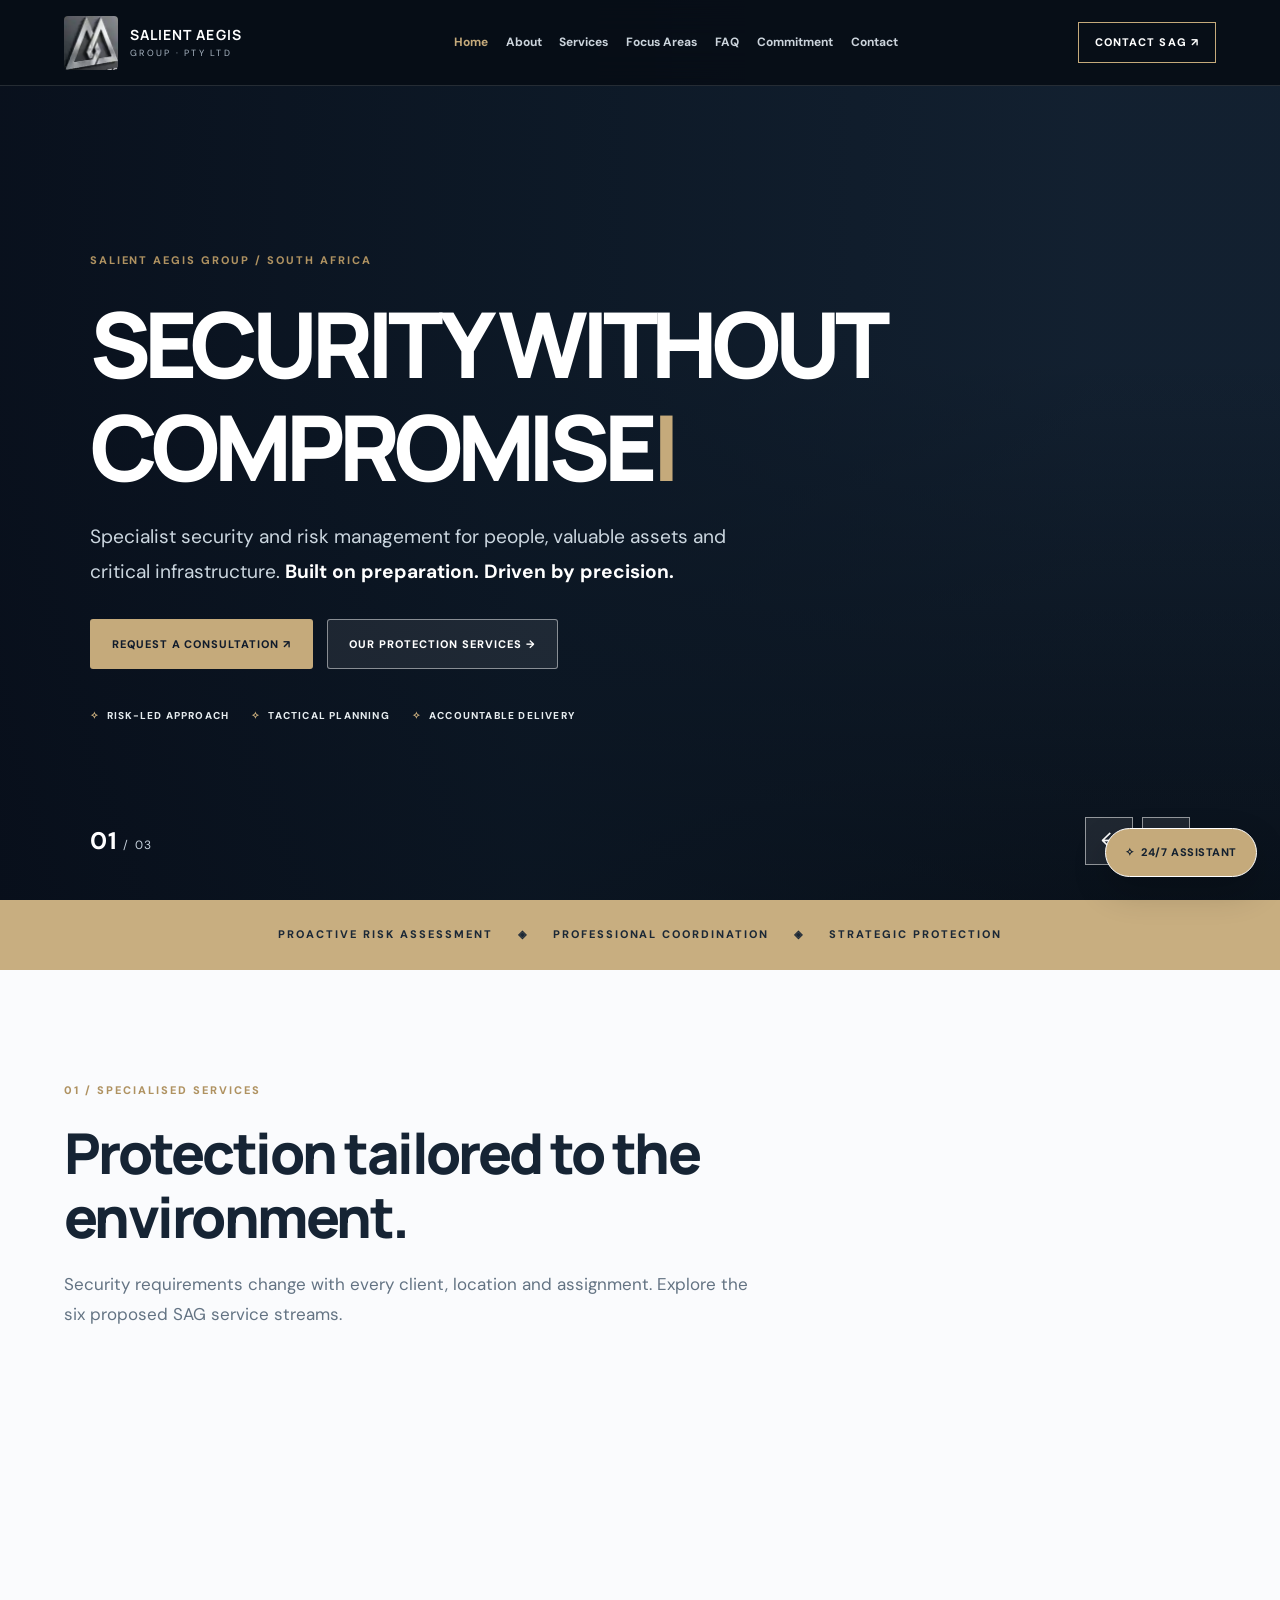
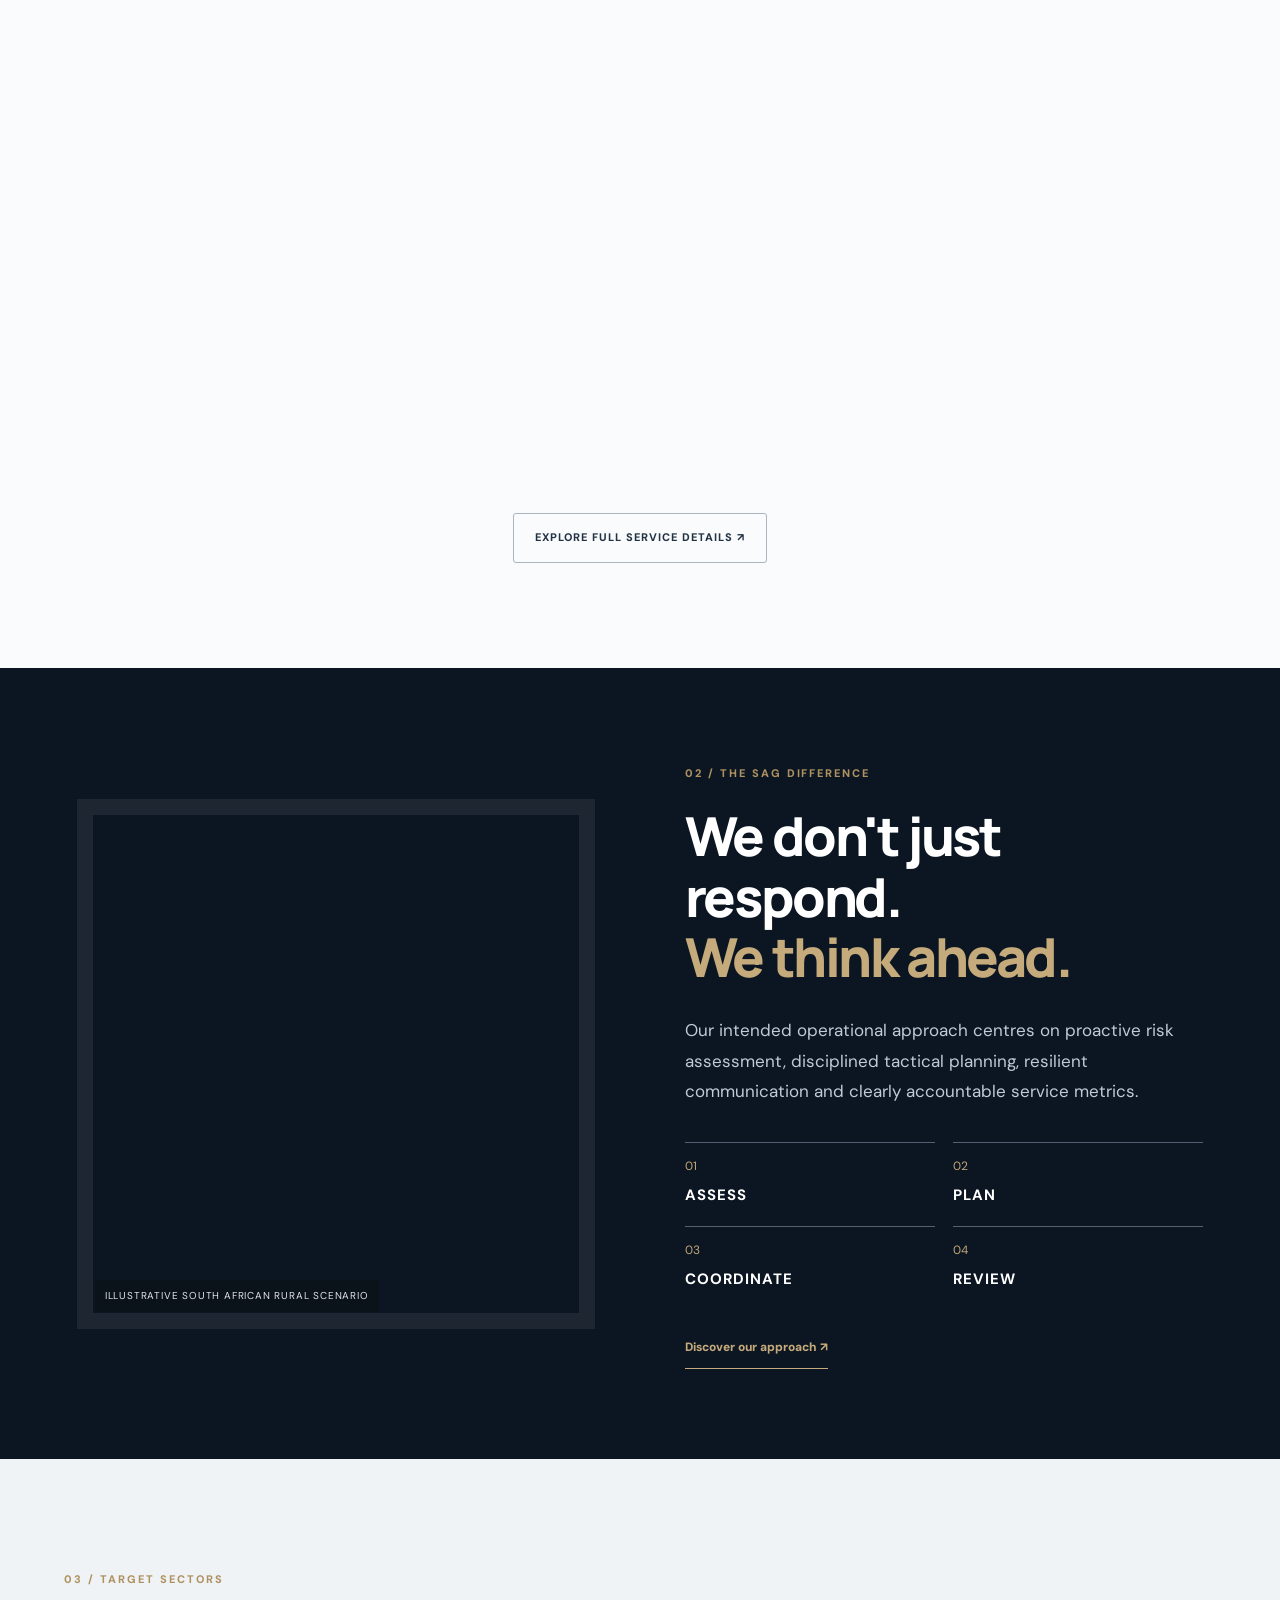
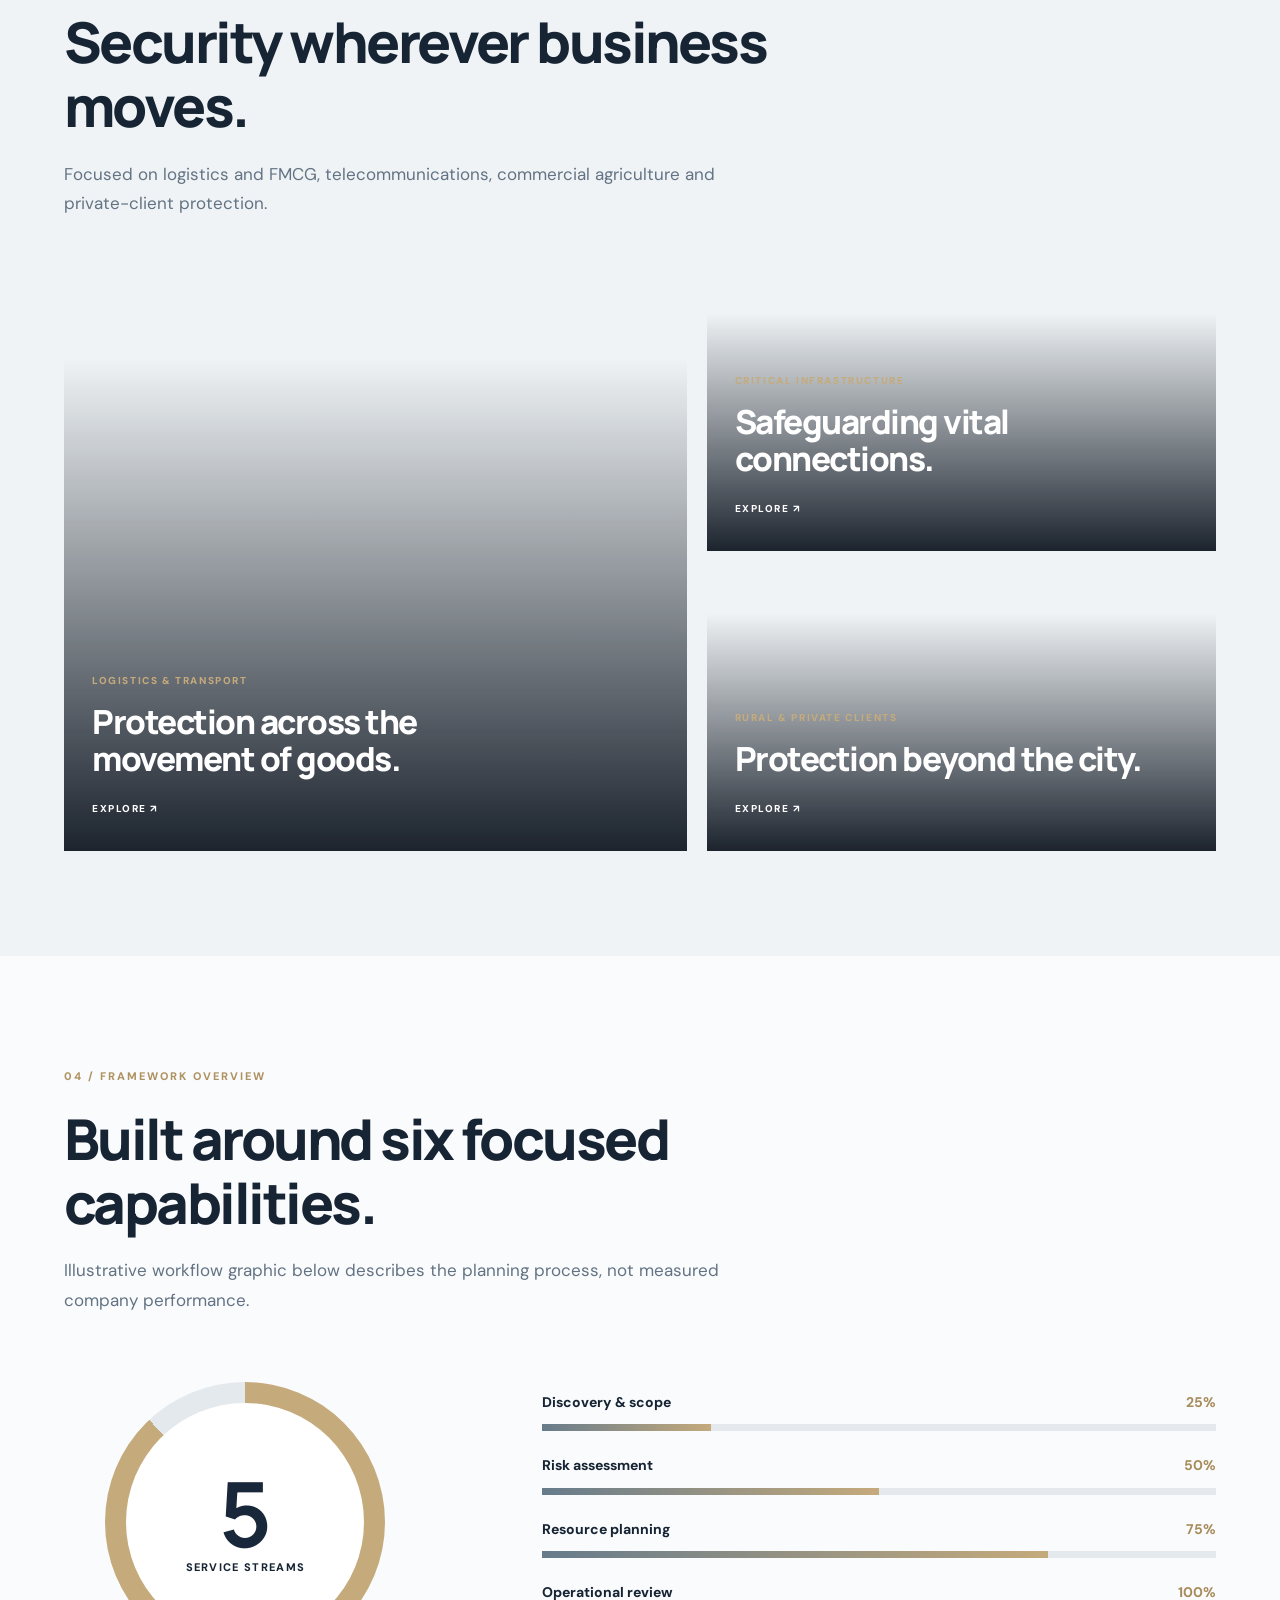
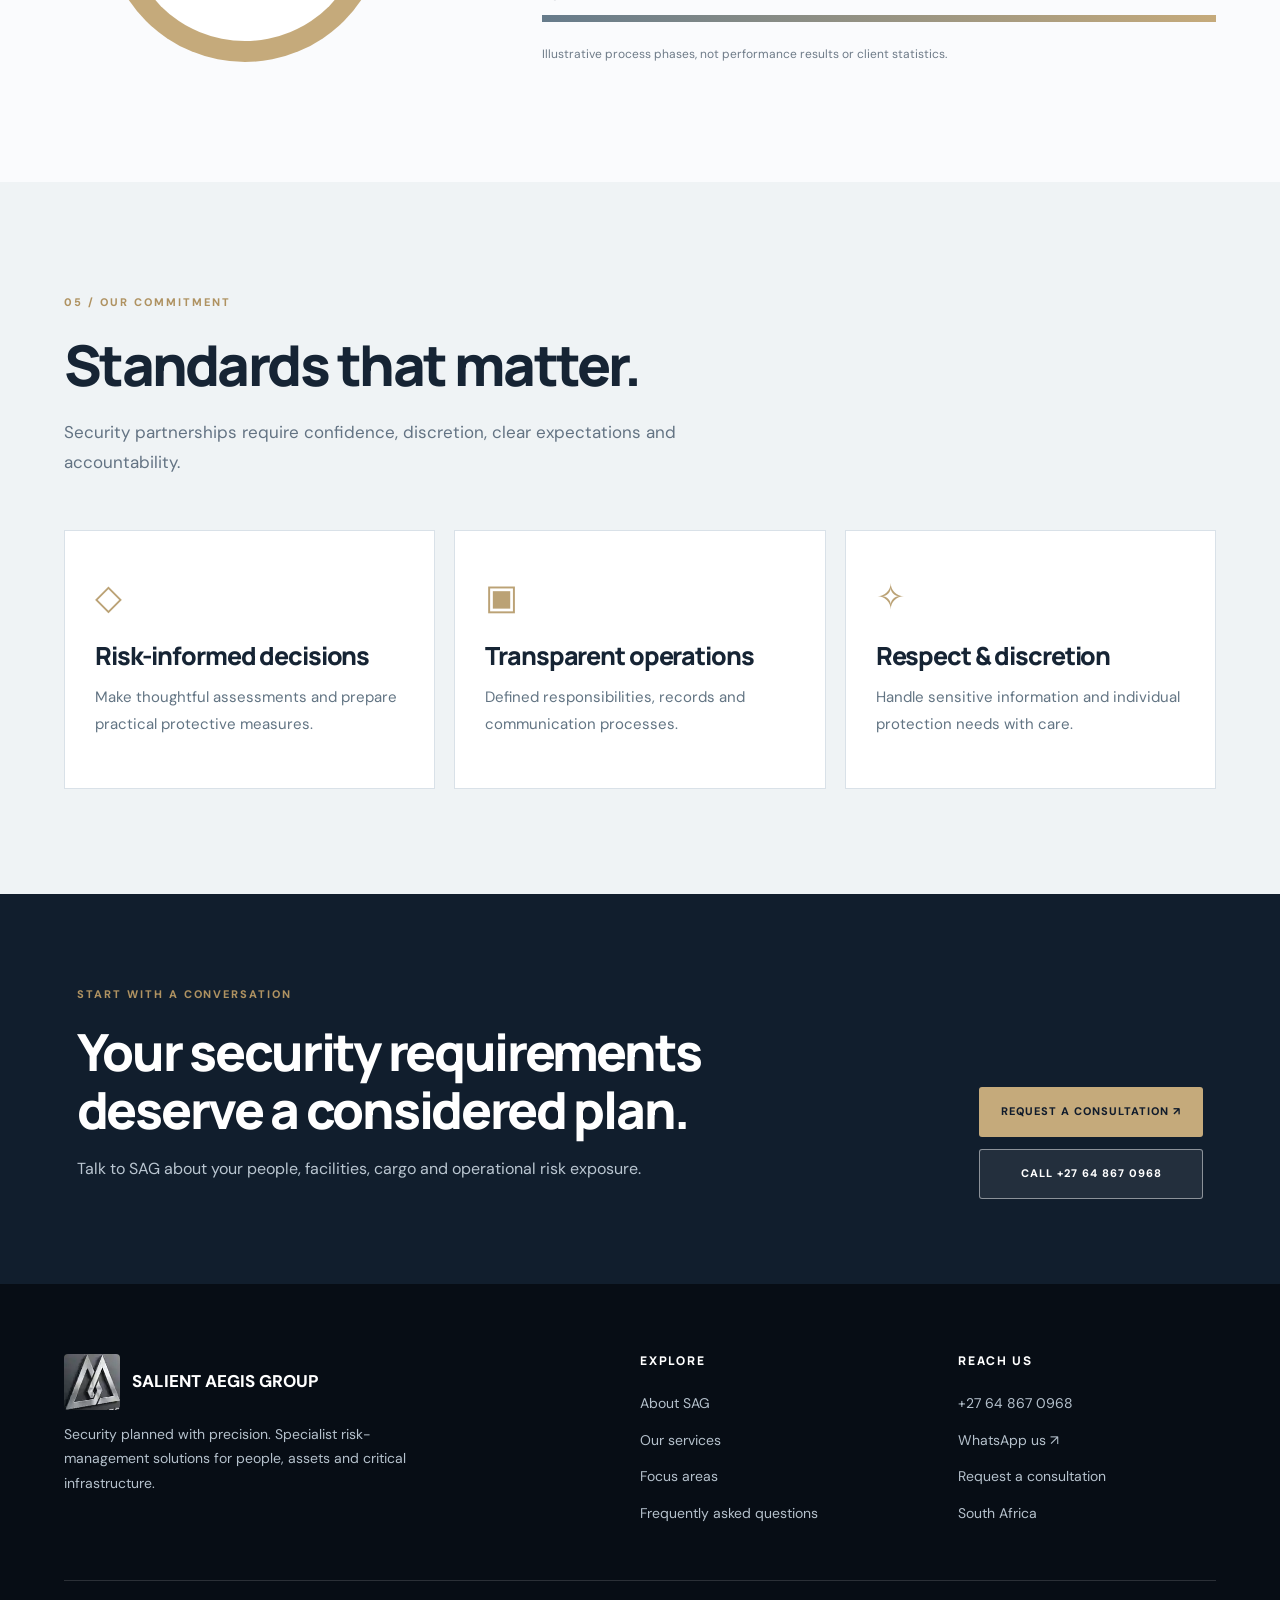
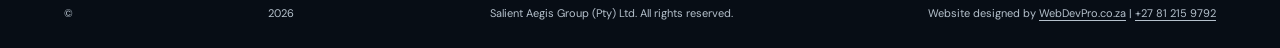
<file: index.html>
<!doctype html><html lang="en-ZA"><head><meta charset="utf-8"><meta name="viewport" content="width=device-width,initial-scale=1"><meta name="theme-color" content="#101a28"><title>Home | Salient Aegis Group</title><meta name="description" content="Salient Aegis Group (SAG): specialist security, armed escorting, guarding, infrastructure protection and risk-management enquiries in South Africa."><link rel="canonical" href="https://www.salientaegis.co.za/"><meta property="og:type" content="website"><meta property="og:title" content="Home | Salient Aegis Group"><meta property="og:description" content="Salient Aegis Group (SAG): specialist security, armed escorting, guarding, infrastructure protection and risk-management enquiries in South Africa."><meta property="og:url" content="https://www.salientaegis.co.za/"><link rel="manifest" href="manifest.webmanifest"><link rel="icon" type="image/svg+xml" href="assets/sag-supplied-symbol.webp"><link rel="stylesheet" href="styles.css"><script src="app.js" defer></script><script type="application/ld+json">{"@context":"https://schema.org","@type":"Organization","name":"Salient Aegis Group (Pty) Ltd","alternateName":"SAG","url":"https://www.salientaegis.co.za/","telephone":"+27648670968","areaServed":"ZA"}</script></head><body data-page="index"><a class="skip" href="#main">Skip to content</a><header class="site-header"><a href="index.html" class="brand"><img src="assets/sag-supplied-symbol.webp" width="50" height="48" alt="SAG emblem"><span><b>SALIENT AEGIS</b><small>GROUP · PTY LTD</small></span></a><button type="button" class="menu-toggle" id="menuToggle" aria-expanded="false" aria-controls="siteNav">☰ <span>Menu</span></button><nav id="siteNav" aria-label="Main navigation"><a href="index.html" aria-current="page">Home</a><a href="about.html" >About</a><a href="services.html" >Services</a><a href="gallery.html" >Focus Areas</a><a href="faq.html" >FAQ</a><a href="testimonials.html" >Commitment</a><a href="contact.html" >Contact</a></nav><a class="header-action" href="https://wa.me/27648670968" target="_blank" rel="noopener">CONTACT SAG ↗</a></header><div id="scrollProgress"></div><main id="main"><section class="hero" aria-label="SAG security services"><div class="hero-bg active" style="background-image:url('https://images.unsplash.com/photo-1611746351408-c0a1346be8e8?auto=format&fit=crop&w=1600&q=80')"></div><div class="hero-bg" style="background-image:url('https://images.unsplash.com/photo-1611746351408-c0a1346be8e8?auto=format&fit=crop&w=1500&q=80')"></div><div class="hero-bg" style="background-image:url('https://images.unsplash.com/photo-1749173932431-5efc13cb59f9?auto=format&fit=crop&w=1500&q=80')"></div><div class="hero-shade"></div><div class="hero-content"><span class="eyebrow">SALIENT AEGIS GROUP / SOUTH AFRICA</span><h1 class="typewriter" data-text="SECURITY WITHOUT COMPROMISE.">SECURITY WITHOUT COMPROMISE.</h1><p>Specialist security and risk management for people, valuable assets and critical infrastructure. <strong>Built on preparation. Driven by precision.</strong></p><div class="hero-actions"><button class="btn gold" data-quote-open>Request a consultation ↗</button><a class="btn light-outline" href="services.html">Our protection services →</a></div><div class="hero-tags"><span>RISK-LED APPROACH</span><span>TACTICAL PLANNING</span><span>ACCOUNTABLE DELIVERY</span></div></div><div class="slide-controls"><span><b id="slideNum">01</b> / 03</span><div><button id="slidePrev" aria-label="Previous slide">←</button><button id="slideNext" aria-label="Next slide">→</button></div></div></section><div class="brand-strip"><span>PROACTIVE RISK ASSESSMENT</span> ◈ <span>PROFESSIONAL COORDINATION</span> ◈ <span>STRATEGIC PROTECTION</span></div>
<section class="section"><div class="section-title reveal"><span class="eyebrow">01 / SPECIALISED SERVICES</span><h2>Protection tailored to the environment.</h2><p>Security requirements change with every client, location and assignment. Explore the six proposed SAG service streams.</p></div><div class="flip-grid"><button type="button" class="flip-card reveal" aria-pressed="false"><span class="flip-inner"><span class="flip-front"><small>01 / SECURITY SERVICES</small><span class="flip-symbol">◈</span><strong>Armed Escorting & Asset Protection</strong><em>CLICK TO EXPLORE ↗</em></span><span class="flip-back"><small>PROTECTION IN FOCUS</small><strong>Armed Escorting & Asset Protection</strong><p>Commercial deliveries, stock movements and high-value cargo, with route-based protection planning.</p><em>CLICK TO RETURN ↩</em></span></span></button><button type="button" class="flip-card reveal" aria-pressed="false"><span class="flip-inner"><span class="flip-front"><small>02 / SECURITY SERVICES</small><span class="flip-symbol">⌁</span><strong>Infrastructure Protection & Armed Response</strong><em>CLICK TO EXPLORE ↗</em></span><span class="flip-back"><small>PROTECTION IN FOCUS</small><strong>Infrastructure Protection & Armed Response</strong><p>Protective planning for telecoms towers, critical infrastructure sites and incident coordination.</p><em>CLICK TO RETURN ↩</em></span></span></button><button type="button" class="flip-card reveal" aria-pressed="false"><span class="flip-inner"><span class="flip-front"><small>03 / SECURITY SERVICES</small><span class="flip-symbol">◇</span><strong>Executive & Personal Protection</strong><em>CLICK TO EXPLORE ↗</em></span><span class="flip-back"><small>PROTECTION IN FOCUS</small><strong>Executive & Personal Protection</strong><p>Discreet individual and family protection assessment, movement planning and personal-risk review.</p><em>CLICK TO RETURN ↩</em></span></span></button><button type="button" class="flip-card reveal" aria-pressed="false"><span class="flip-inner"><span class="flip-front"><small>04 / SECURITY SERVICES</small><span class="flip-symbol">▣</span><strong>Static & Mobile Guarding</strong><em>CLICK TO EXPLORE ↗</em></span><span class="flip-back"><small>PROTECTION IN FOCUS</small><strong>Static & Mobile Guarding</strong><p>Facility access control, patrols, site security and incident reporting for commercial and residential settings.</p><em>CLICK TO RETURN ↩</em></span></span></button><button type="button" class="flip-card reveal" aria-pressed="false"><span class="flip-inner"><span class="flip-front"><small>05 / SECURITY SERVICES</small><span class="flip-symbol">✳</span><strong>Farm & Rural Protection</strong><em>CLICK TO EXPLORE ↗</em></span><span class="flip-back"><small>PROTECTION IN FOCUS</small><strong>Farm & Rural Protection</strong><p>Rural property security assessments, patrol planning, access management and coordinated response.</p><em>CLICK TO RETURN ↩</em></span></span></button><button type="button" class="flip-card reveal" aria-pressed="false"><span class="flip-inner"><span class="flip-front"><small>06 / SECURITY SERVICES</small><span class="flip-symbol">↗</span><strong>Vehicle Tracking & Recovery Support</strong><em>CLICK TO EXPLORE ↗</em></span><span class="flip-back"><small>PROTECTION IN FOCUS</small><strong>Vehicle Tracking & Recovery Support</strong><p>Tracking alert coordination, asset location support and assistance with lawful vehicle recovery.</p><em>CLICK TO RETURN ↩</em></span></span></button></div><div class="center"><a class="btn outline" href="services.html">Explore full service details ↗</a></div></section>
<section class="dark-feature"><div class="feature-photo reveal" style="background-image:url('https://images.unsplash.com/photo-1674909073723-e74e82810733?auto=format&fit=crop&w=1500&q=80')"><small>ILLUSTRATIVE SOUTH AFRICAN RURAL SCENARIO</small></div><div class="feature-text reveal"><span class="eyebrow">02 / THE SAG DIFFERENCE</span><h2>We don't just respond.<br><em>We think ahead.</em></h2><p>Our intended operational approach centres on proactive risk assessment, disciplined tactical planning, resilient communication and clearly accountable service metrics.</p><div class="feature-points"><div>01 <strong>ASSESS</strong></div><div>02 <strong>PLAN</strong></div><div>03 <strong>COORDINATE</strong></div><div>04 <strong>REVIEW</strong></div></div><a class="link-arrow" href="about.html">Discover our approach ↗</a></div></section>
<section class="section toned"><div class="section-title reveal"><span class="eyebrow">03 / TARGET SECTORS</span><h2>Security wherever business moves.</h2><p>Focused on logistics and FMCG, telecommunications, commercial agriculture and private-client protection.</p></div><div class="sector-grid"><a href="gallery.html" class="sector-card large reveal" style="background-image:url('https://images.unsplash.com/photo-1611746351408-c0a1346be8e8?auto=format&fit=crop&w=1500&q=80')"><div><small>LOGISTICS & TRANSPORT</small><h3>Protection across the movement of goods.</h3><span>EXPLORE ↗</span></div></a><a href="gallery.html" class="sector-card reveal" style="background-image:url('https://images.unsplash.com/photo-1749173932431-5efc13cb59f9?auto=format&fit=crop&w=1500&q=80')"><div><small>CRITICAL INFRASTRUCTURE</small><h3>Safeguarding vital connections.</h3><span>EXPLORE ↗</span></div></a><a href="gallery.html" class="sector-card reveal" style="background-image:url('https://images.unsplash.com/photo-1674909073723-e74e82810733?auto=format&fit=crop&w=1500&q=80')"><div><small>RURAL & PRIVATE CLIENTS</small><h3>Protection beyond the city.</h3><span>EXPLORE ↗</span></div></a></div></section>
<section class="section"><div class="section-title reveal"><span class="eyebrow">04 / FRAMEWORK OVERVIEW</span><h2>Built around six focused capabilities.</h2><p>Illustrative workflow graphic below describes the planning process, not measured company performance.</p></div><div class="metric-grid"><div class="metric-ring" id="metricRing"><div><strong id="metricCount">0</strong><small>SERVICE STREAMS</small></div></div><div class="metric-bars"><div class="metric-bar"><div>Discovery & scope<b>25%</b></div><span><i data-progress="25"></i></span></div><div class="metric-bar"><div>Risk assessment<b>50%</b></div><span><i data-progress="50"></i></span></div><div class="metric-bar"><div>Resource planning<b>75%</b></div><span><i data-progress="75"></i></span></div><div class="metric-bar"><div>Operational review<b>100%</b></div><span><i data-progress="100"></i></span></div><p class="disclaimer">Illustrative process phases, not performance results or client statistics.</p></div></div></section>
<section class="section tinted"><div class="section-title reveal"><span class="eyebrow">05 / OUR COMMITMENT</span><h2>Standards that matter.</h2><p>Security partnerships require confidence, discretion, clear expectations and accountability.</p></div><div class="values"><article class="reveal"><span>◇</span><h3>Risk-informed decisions</h3><p>Make thoughtful assessments and prepare practical protective measures.</p></article><article class="reveal"><span>▣</span><h3>Transparent operations</h3><p>Defined responsibilities, records and communication processes.</p></article><article class="reveal"><span>✧</span><h3>Respect & discretion</h3><p>Handle sensitive information and individual protection needs with care.</p></article></div></section><section class="cta"><div><span class="eyebrow">START WITH A CONVERSATION</span><h2>Your security requirements deserve a considered plan.</h2><p>Talk to SAG about your people, facilities, cargo and operational risk exposure.</p></div><div><button data-quote-open class="btn gold">Request a consultation ↗</button><a class="btn light-outline" href="tel:+27648670968">Call +27 64 867 0968</a></div></section></main><footer class="site-footer"><div class="footer-top"><div><a href="index.html" class="footer-brand"><img src="assets/sag-supplied-symbol.webp" alt="" width="55"> SALIENT AEGIS GROUP</a><p>Security planned with precision. Specialist risk-management solutions for people, assets and critical infrastructure.</p></div><div><h3>EXPLORE</h3><a href="about.html">About SAG</a><a href="services.html">Our services</a><a href="gallery.html">Focus areas</a><a href="faq.html">Frequently asked questions</a></div><div><h3>REACH US</h3><a href="tel:+27648670968">+27 64 867 0968</a><a href="https://wa.me/27648670968" target="_blank" rel="noopener">WhatsApp us ↗</a><a href="contact.html">Request a consultation</a><span>South Africa</span></div></div><div class="footer-bottom">© <span class="year">2026</span> Salient Aegis Group (Pty) Ltd. All rights reserved. <span>Website designed by <a href="https://webdevpro.co.za" target="_blank" rel="noopener">WebDevPro.co.za</a> | <a href="tel:+27812159792">+27 81 215 9792</a></span></div></footer><nav class="mobile-bottom" aria-label="Mobile quick menu"><a href="index.html"><span>⌂</span>Home</a><a href="services.html"><span>▦</span>Services</a><button type="button" data-chat-open><span>◉</span>Chat</button><a href="tel:+27648670968"><span>☎</span>Call</a><button type="button" data-install-open><span>＋</span>Install</button></nav><button class="chat-launcher" type="button" data-chat-open>✧ &nbsp;24/7 ASSISTANT</button><section id="chatPanel" class="chat-panel" role="dialog" aria-label="SAG automated enquiry assistant" hidden><div class="chat-head"><div><strong>SAG DIGITAL ASSISTANT</strong><small>Automated enquiry preparation</small></div><button data-chat-close aria-label="Close assistant">×</button></div><div id="chatLog" class="chat-log" aria-live="polite"></div><form id="chatForm" class="chat-form"><label id="chatPrompt" for="chatInput">Your full name</label><input id="chatInput" autocomplete="name" required maxlength="800"><div id="chatOptions"></div><div class="chat-actions"><button type="submit" class="btn gold">Continue →</button><button type="button" id="chatReset" class="btn subtle">Restart</button></div></form><small class="privacy-note">Your message is prepared locally. You decide whether to send it via WhatsApp.</small></section><dialog id="quoteDialog" class="quote-dialog"><div class="dialog-head"><strong>REQUEST A SECURITY CONSULTATION</strong><button id="quoteClose" type="button" aria-label="Close form">×</button></div><div class="wizard-meter"><i id="wizardMeter"></i></div><form id="quoteForm"><p id="wizardLabel"></p><div id="wizardFields"></div><p id="wizardError" role="alert"></p><div class="wizard-actions"><button class="btn outline" id="quoteBack" type="button">← Back</button><button class="btn gold" id="quoteNext" type="submit">Continue →</button></div></form></dialog><dialog id="installDialog" class="install-dialog"><h2>Install the SAG app</h2><p>Add Salient Aegis Group to your home screen. Saved pages can be available offline.</p><p>On iPhone Safari: Share → Add to Home Screen.</p><button class="btn gold" id="installNow" type="button">Install app</button><button class="btn outline" id="installClose" type="button">Close</button></dialog></body></html>
</file>
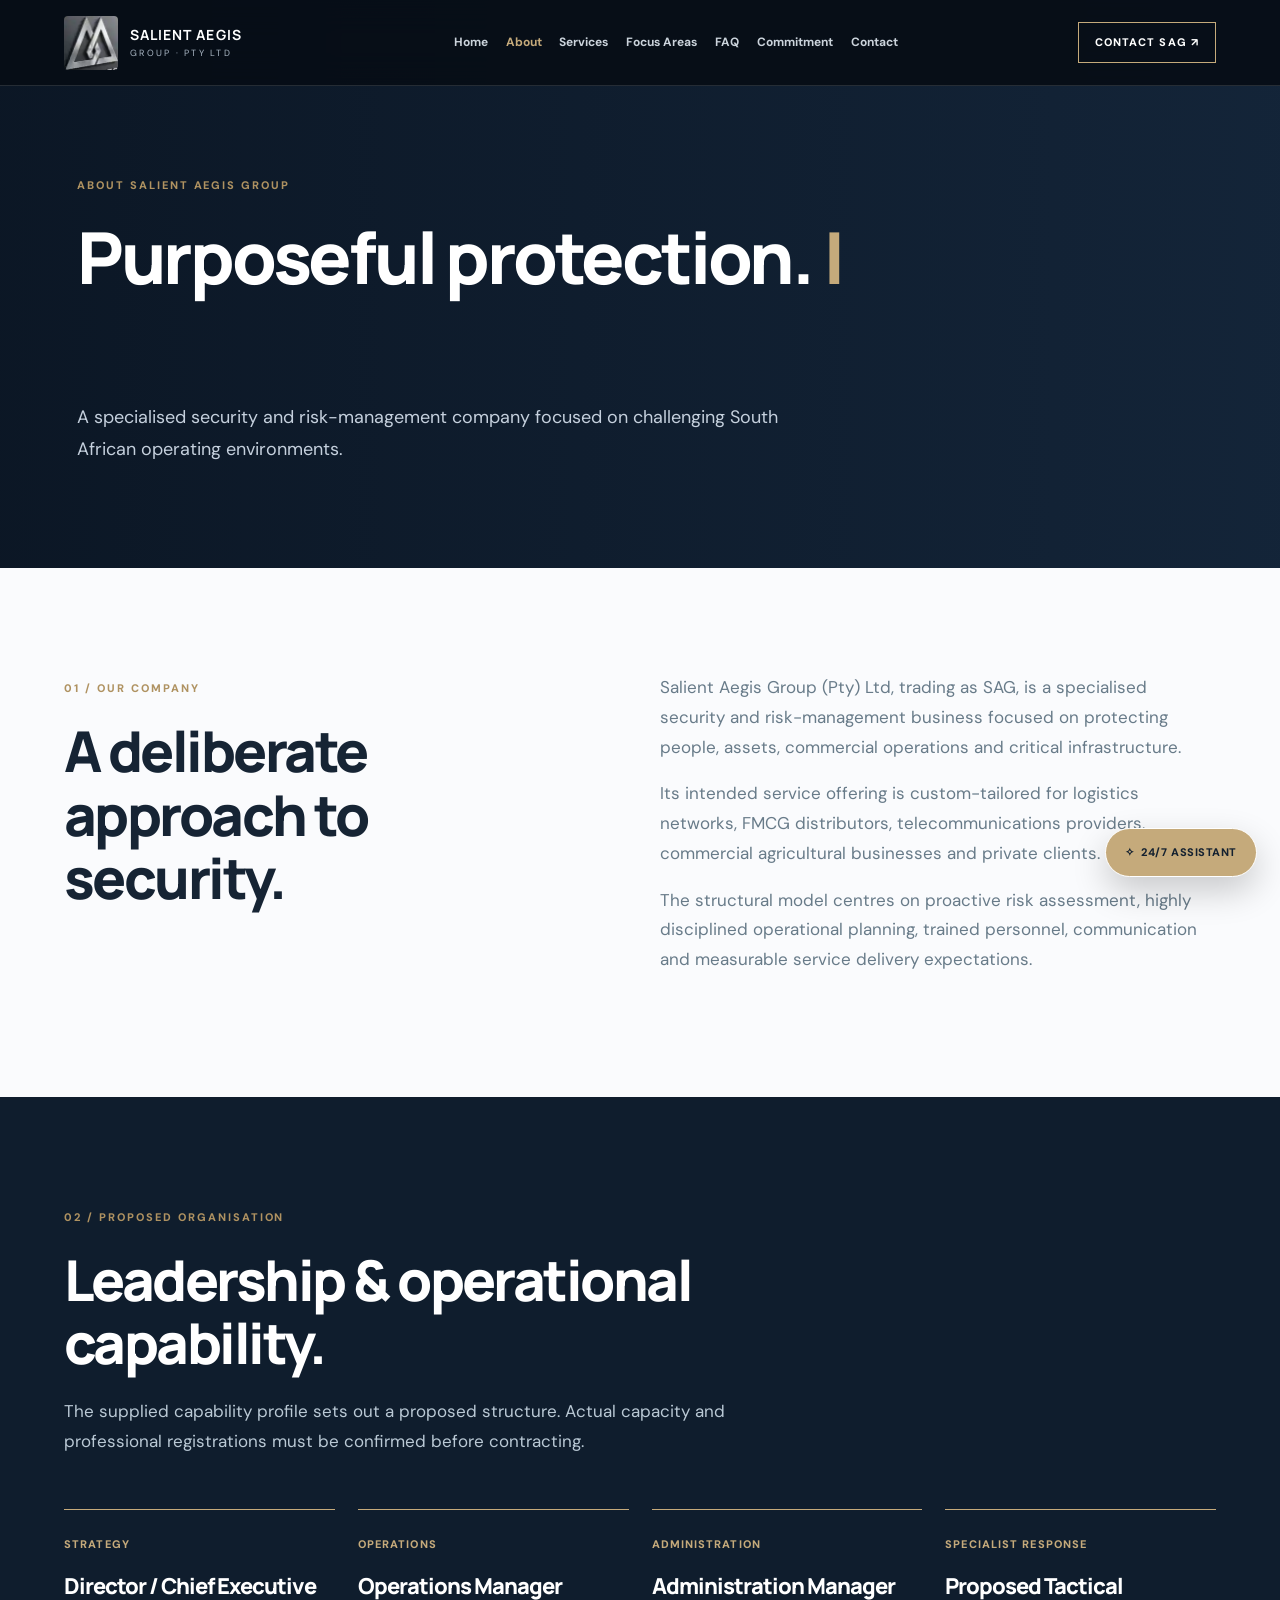
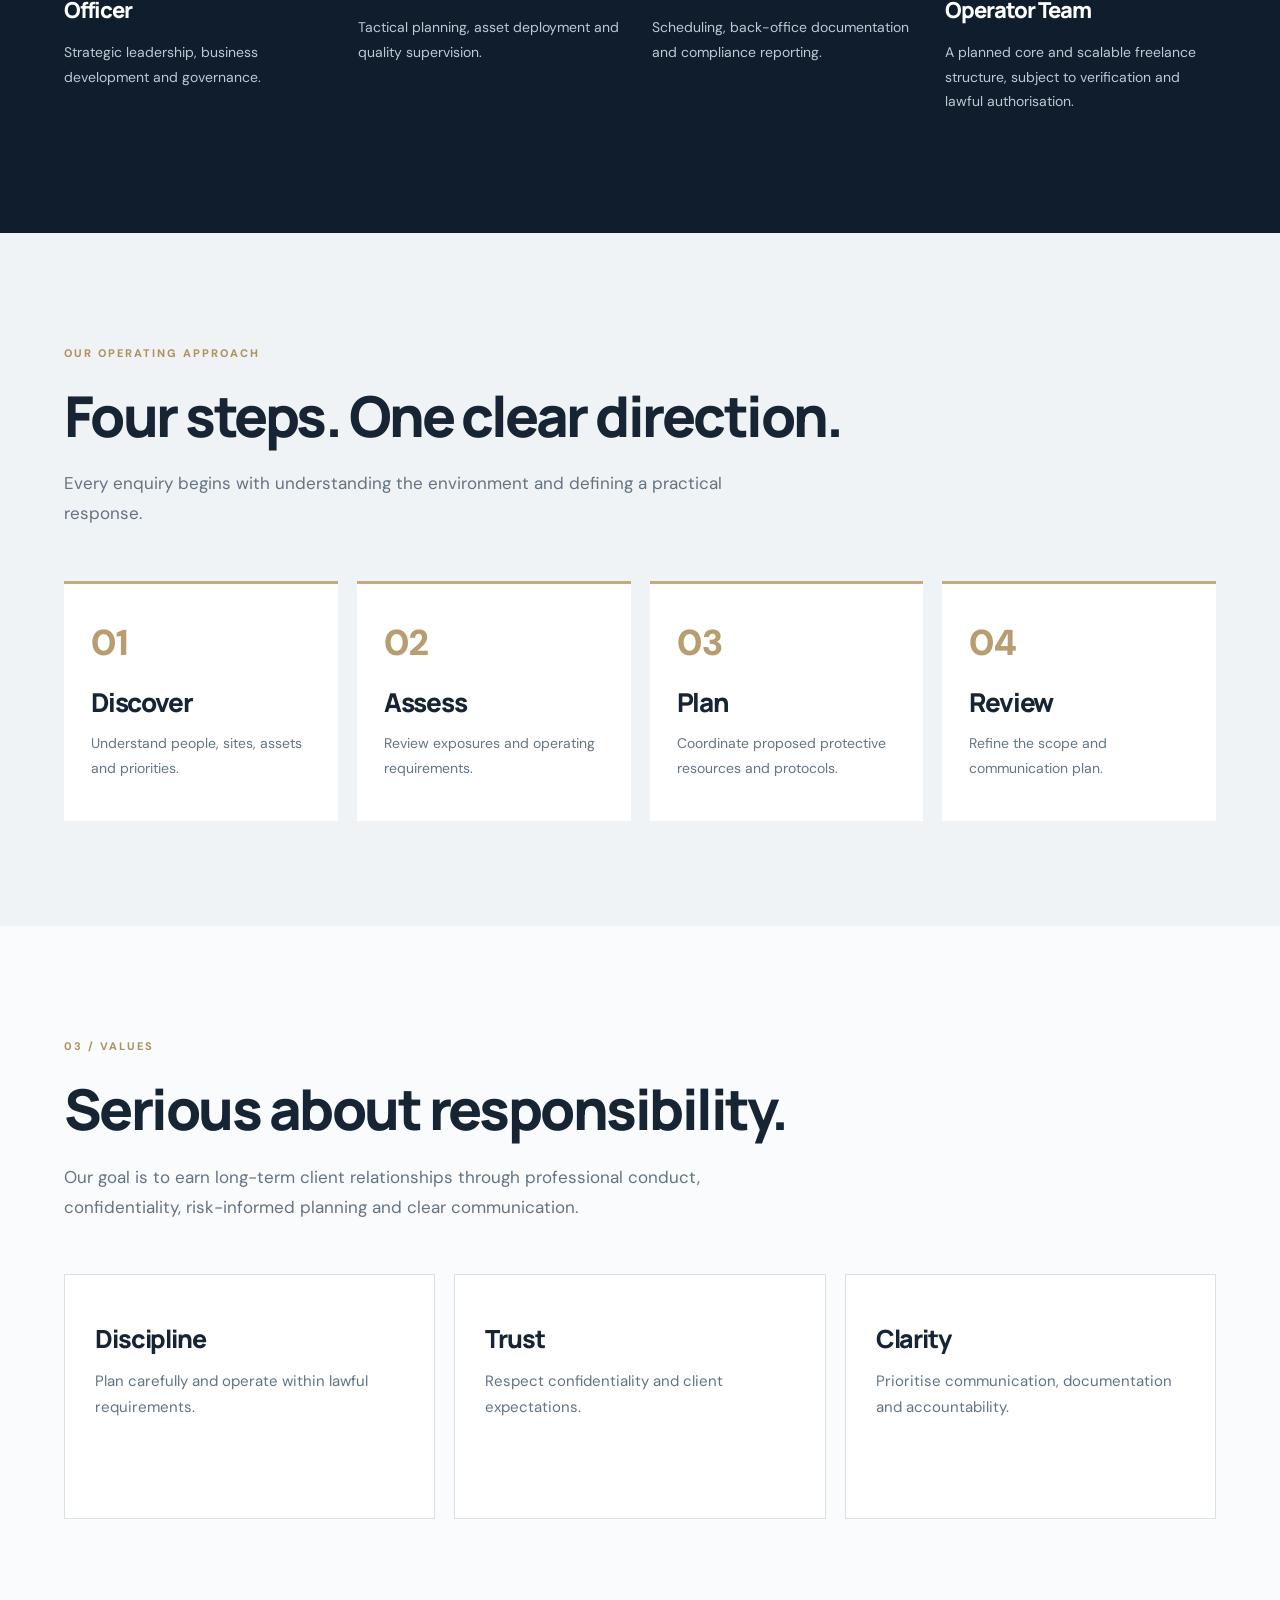
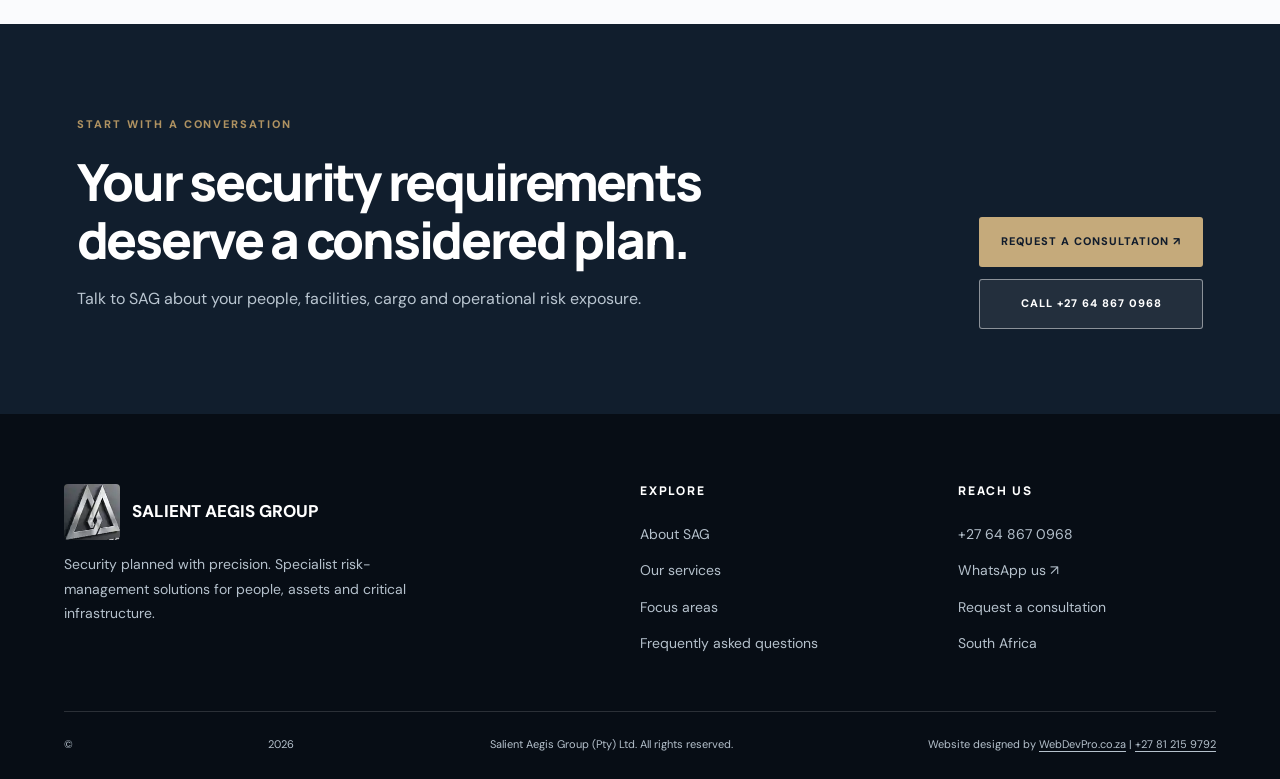
<file: about.html>
<!doctype html><html lang="en-ZA"><head><meta charset="utf-8"><meta name="viewport" content="width=device-width,initial-scale=1"><meta name="theme-color" content="#101a28"><title>About | Salient Aegis Group</title><meta name="description" content="Learn about Salient Aegis Group's mission, intended security services, leadership structure and strategic risk management."><link rel="canonical" href="https://www.salientaegis.co.za/about.html"><meta property="og:type" content="website"><meta property="og:title" content="About | Salient Aegis Group"><meta property="og:description" content="Learn about Salient Aegis Group's mission, intended security services, leadership structure and strategic risk management."><meta property="og:url" content="https://www.salientaegis.co.za/about.html"><link rel="manifest" href="manifest.webmanifest"><link rel="icon" type="image/svg+xml" href="assets/sag-supplied-symbol.webp"><link rel="stylesheet" href="styles.css"><script src="app.js" defer></script><script type="application/ld+json">{"@context":"https://schema.org","@type":"Organization","name":"Salient Aegis Group (Pty) Ltd","alternateName":"SAG","url":"https://www.salientaegis.co.za/","telephone":"+27648670968","areaServed":"ZA"}</script></head><body data-page="about"><a class="skip" href="#main">Skip to content</a><header class="site-header"><a href="index.html" class="brand"><img src="assets/sag-supplied-symbol.webp" width="50" height="48" alt="SAG emblem"><span><b>SALIENT AEGIS</b><small>GROUP · PTY LTD</small></span></a><button type="button" class="menu-toggle" id="menuToggle" aria-expanded="false" aria-controls="siteNav">☰ <span>Menu</span></button><nav id="siteNav" aria-label="Main navigation"><a href="index.html" >Home</a><a href="about.html" aria-current="page">About</a><a href="services.html" >Services</a><a href="gallery.html" >Focus Areas</a><a href="faq.html" >FAQ</a><a href="testimonials.html" >Commitment</a><a href="contact.html" >Contact</a></nav><a class="header-action" href="https://wa.me/27648670968" target="_blank" rel="noopener">CONTACT SAG ↗</a></header><div id="scrollProgress"></div><main id="main"><section class="inner-hero" style="--image:url('https://images.unsplash.com/photo-1770529933902-d2f7851be31c?auto=format&fit=crop&w=1600&q=80')"><div><span class="eyebrow">ABOUT SALIENT AEGIS GROUP</span><h1 class="typewriter" data-text="Purposeful protection. Grounded in discipline.">Purposeful protection. Grounded in discipline.</h1><p>A specialised security and risk-management company focused on challenging South African operating environments.</p></div></section><section class="section intro-grid"><div class="reveal"><div class="section-title reveal"><span class="eyebrow">01 / OUR COMPANY</span><h2>A deliberate approach to security.</h2></div></div><div class="reveal"><p>Salient Aegis Group (Pty) Ltd, trading as SAG, is a specialised security and risk-management business focused on protecting people, assets, commercial operations and critical infrastructure.</p><p>Its intended service offering is custom-tailored for logistics networks, FMCG distributors, telecommunications providers, commercial agricultural businesses and private clients.</p><p>The structural model centres on proactive risk assessment, highly disciplined operational planning, trained personnel, communication and measurable service delivery expectations.</p></div></section><section class="section dark-section"><div class="section-title reveal"><span class="eyebrow">02 / PROPOSED ORGANISATION</span><h2>Leadership & operational capability.</h2><p>The supplied capability profile sets out a proposed structure. Actual capacity and professional registrations must be confirmed before contracting.</p></div><div class="structure"><article class="reveal"><span>STRATEGY</span><h3>Director / Chief Executive Officer</h3><p>Strategic leadership, business development and governance.</p></article><article class="reveal"><span>OPERATIONS</span><h3>Operations Manager</h3><p>Tactical planning, asset deployment and quality supervision.</p></article><article class="reveal"><span>ADMINISTRATION</span><h3>Administration Manager</h3><p>Scheduling, back-office documentation and compliance reporting.</p></article><article class="reveal"><span>SPECIALIST RESPONSE</span><h3>Proposed Tactical Operator Team</h3><p>A planned core and scalable freelance structure, subject to verification and lawful authorisation.</p></article></div></section><section class="section tinted"><div class="section-title reveal"><span class="eyebrow">OUR OPERATING APPROACH</span><h2>Four steps. One clear direction.</h2><p>Every enquiry begins with understanding the environment and defining a practical response.</p></div><div class="timeline"><article class="reveal"><span>01</span><h3>Discover</h3><p>Understand people, sites, assets and priorities.</p></article><article class="reveal"><span>02</span><h3>Assess</h3><p>Review exposures and operating requirements.</p></article><article class="reveal"><span>03</span><h3>Plan</h3><p>Coordinate proposed protective resources and protocols.</p></article><article class="reveal"><span>04</span><h3>Review</h3><p>Refine the scope and communication plan.</p></article></div></section><section class="section"><div class="section-title reveal"><span class="eyebrow">03 / VALUES</span><h2>Serious about responsibility.</h2><p>Our goal is to earn long-term client relationships through professional conduct, confidentiality, risk-informed planning and clear communication.</p></div><div class="values"><article><h3>Discipline</h3><p>Plan carefully and operate within lawful requirements.</p></article><article><h3>Trust</h3><p>Respect confidentiality and client expectations.</p></article><article><h3>Clarity</h3><p>Prioritise communication, documentation and accountability.</p></article></div></section><section class="cta"><div><span class="eyebrow">START WITH A CONVERSATION</span><h2>Your security requirements deserve a considered plan.</h2><p>Talk to SAG about your people, facilities, cargo and operational risk exposure.</p></div><div><button data-quote-open class="btn gold">Request a consultation ↗</button><a class="btn light-outline" href="tel:+27648670968">Call +27 64 867 0968</a></div></section></main><footer class="site-footer"><div class="footer-top"><div><a href="index.html" class="footer-brand"><img src="assets/sag-supplied-symbol.webp" alt="" width="55"> SALIENT AEGIS GROUP</a><p>Security planned with precision. Specialist risk-management solutions for people, assets and critical infrastructure.</p></div><div><h3>EXPLORE</h3><a href="about.html">About SAG</a><a href="services.html">Our services</a><a href="gallery.html">Focus areas</a><a href="faq.html">Frequently asked questions</a></div><div><h3>REACH US</h3><a href="tel:+27648670968">+27 64 867 0968</a><a href="https://wa.me/27648670968" target="_blank" rel="noopener">WhatsApp us ↗</a><a href="contact.html">Request a consultation</a><span>South Africa</span></div></div><div class="footer-bottom">© <span class="year">2026</span> Salient Aegis Group (Pty) Ltd. All rights reserved. <span>Website designed by <a href="https://webdevpro.co.za" target="_blank" rel="noopener">WebDevPro.co.za</a> | <a href="tel:+27812159792">+27 81 215 9792</a></span></div></footer><nav class="mobile-bottom" aria-label="Mobile quick menu"><a href="index.html"><span>⌂</span>Home</a><a href="services.html"><span>▦</span>Services</a><button type="button" data-chat-open><span>◉</span>Chat</button><a href="tel:+27648670968"><span>☎</span>Call</a><button type="button" data-install-open><span>＋</span>Install</button></nav><button class="chat-launcher" type="button" data-chat-open>✧ &nbsp;24/7 ASSISTANT</button><section id="chatPanel" class="chat-panel" role="dialog" aria-label="SAG automated enquiry assistant" hidden><div class="chat-head"><div><strong>SAG DIGITAL ASSISTANT</strong><small>Automated enquiry preparation</small></div><button data-chat-close aria-label="Close assistant">×</button></div><div id="chatLog" class="chat-log" aria-live="polite"></div><form id="chatForm" class="chat-form"><label id="chatPrompt" for="chatInput">Your full name</label><input id="chatInput" autocomplete="name" required maxlength="800"><div id="chatOptions"></div><div class="chat-actions"><button type="submit" class="btn gold">Continue →</button><button type="button" id="chatReset" class="btn subtle">Restart</button></div></form><small class="privacy-note">Your message is prepared locally. You decide whether to send it via WhatsApp.</small></section><dialog id="quoteDialog" class="quote-dialog"><div class="dialog-head"><strong>REQUEST A SECURITY CONSULTATION</strong><button id="quoteClose" type="button" aria-label="Close form">×</button></div><div class="wizard-meter"><i id="wizardMeter"></i></div><form id="quoteForm"><p id="wizardLabel"></p><div id="wizardFields"></div><p id="wizardError" role="alert"></p><div class="wizard-actions"><button class="btn outline" id="quoteBack" type="button">← Back</button><button class="btn gold" id="quoteNext" type="submit">Continue →</button></div></form></dialog><dialog id="installDialog" class="install-dialog"><h2>Install the SAG app</h2><p>Add Salient Aegis Group to your home screen. Saved pages can be available offline.</p><p>On iPhone Safari: Share → Add to Home Screen.</p><button class="btn gold" id="installNow" type="button">Install app</button><button class="btn outline" id="installClose" type="button">Close</button></dialog></body></html>
</file>
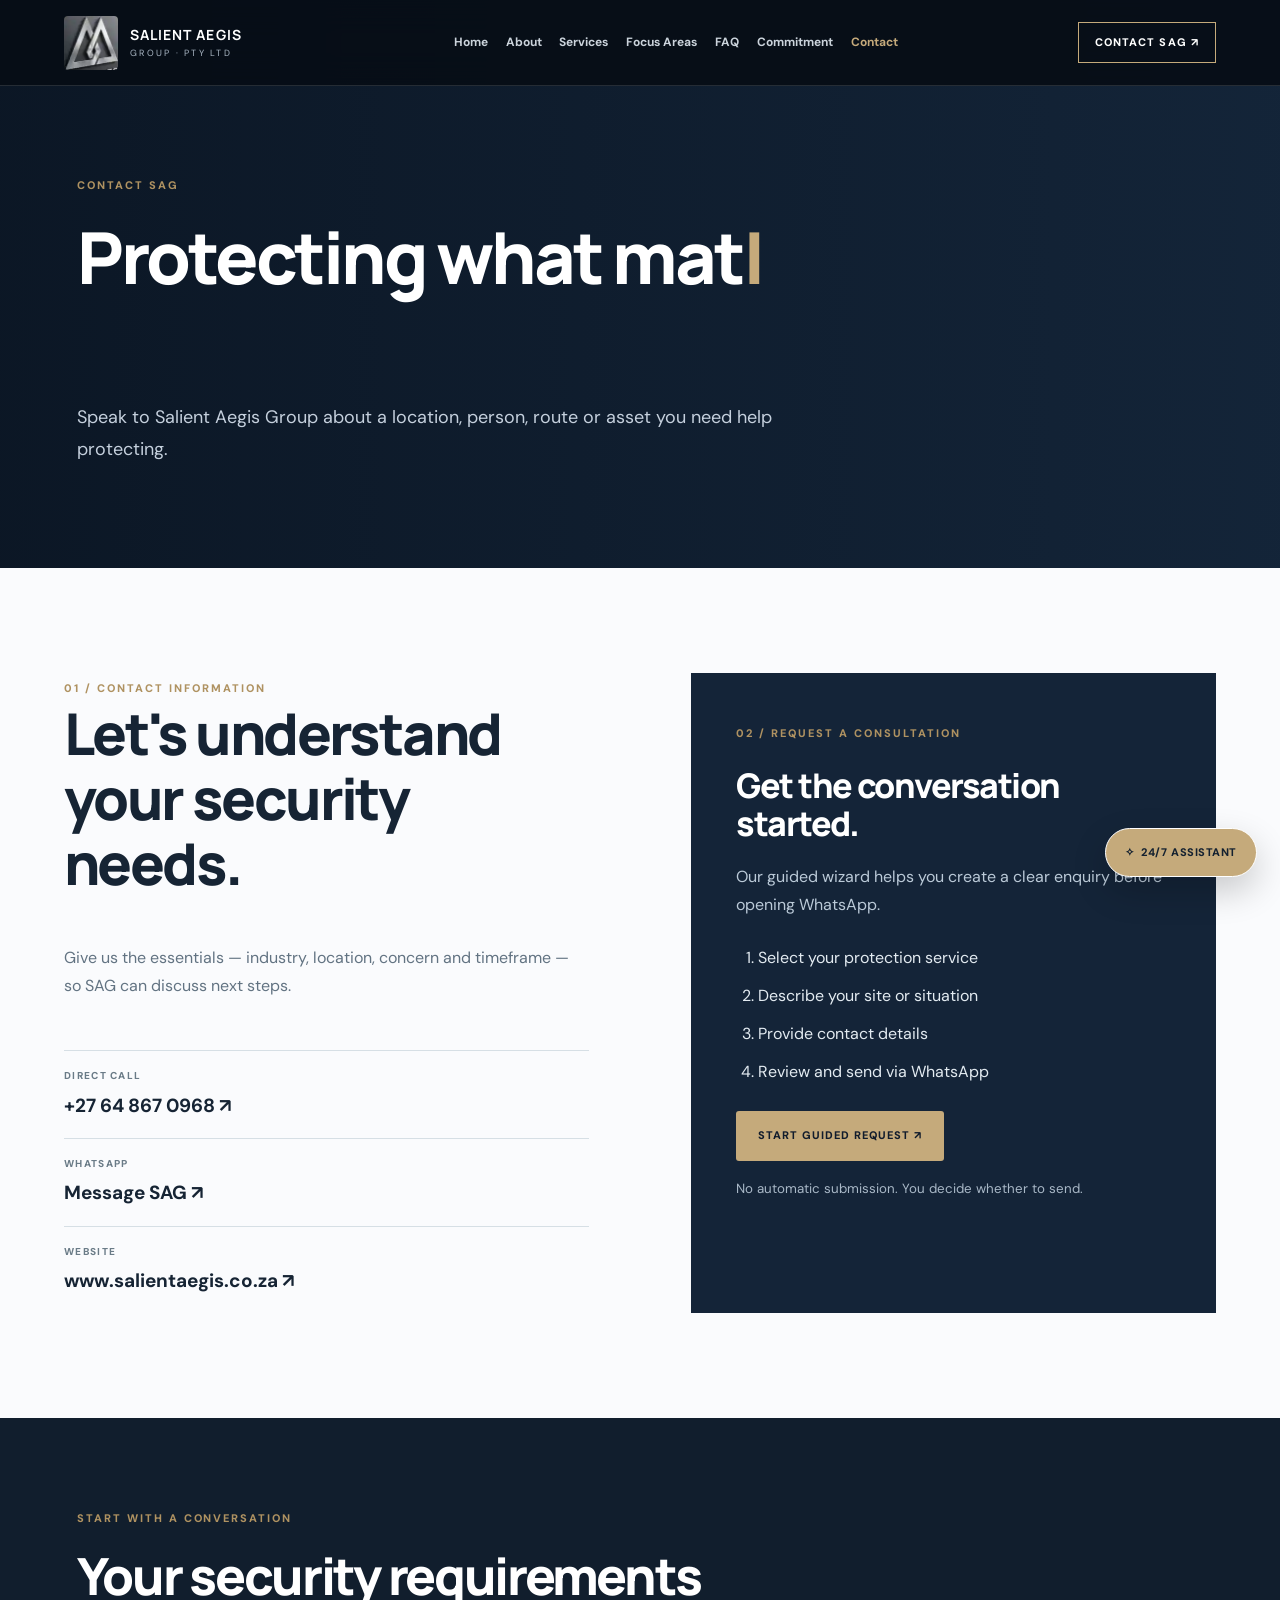
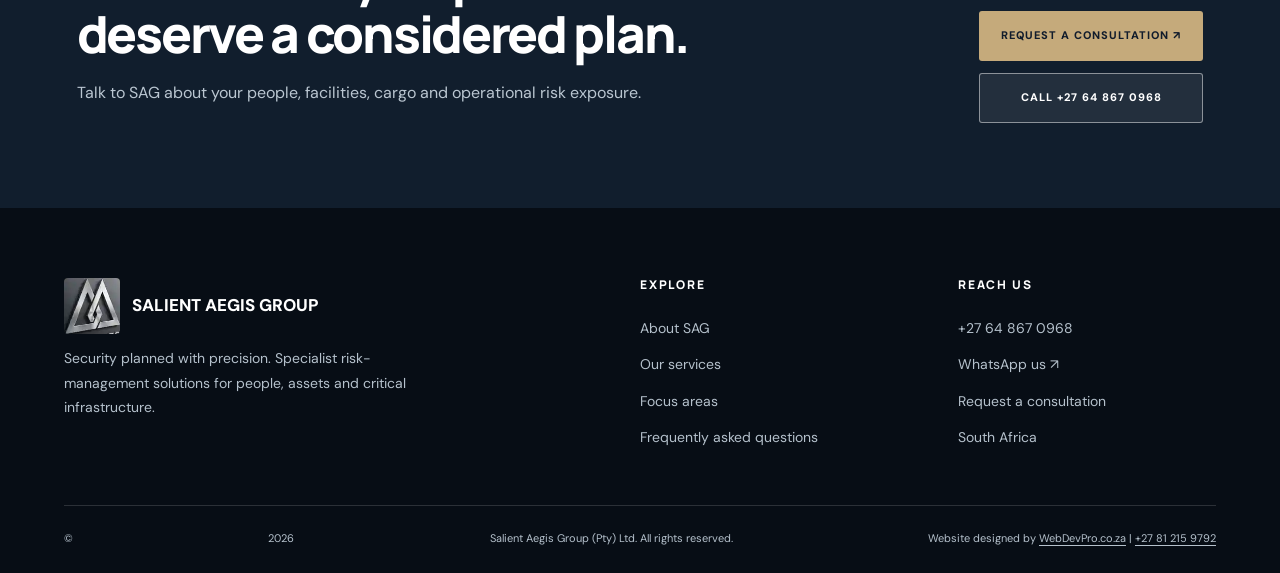
<file: contact.html>
<!doctype html><html lang="en-ZA"><head><meta charset="utf-8"><meta name="viewport" content="width=device-width,initial-scale=1"><meta name="theme-color" content="#101a28"><title>Contact | Salient Aegis Group</title><meta name="description" content="Contact Salient Aegis Group. Call or WhatsApp +27 64 867 0968 for specialist security and risk management enquiries."><link rel="canonical" href="https://www.salientaegis.co.za/contact.html"><meta property="og:type" content="website"><meta property="og:title" content="Contact | Salient Aegis Group"><meta property="og:description" content="Contact Salient Aegis Group. Call or WhatsApp +27 64 867 0968 for specialist security and risk management enquiries."><meta property="og:url" content="https://www.salientaegis.co.za/contact.html"><link rel="manifest" href="manifest.webmanifest"><link rel="icon" type="image/svg+xml" href="assets/sag-supplied-symbol.webp"><link rel="stylesheet" href="styles.css"><script src="app.js" defer></script><script type="application/ld+json">{"@context":"https://schema.org","@type":"Organization","name":"Salient Aegis Group (Pty) Ltd","alternateName":"SAG","url":"https://www.salientaegis.co.za/","telephone":"+27648670968","areaServed":"ZA"}</script></head><body data-page="contact"><a class="skip" href="#main">Skip to content</a><header class="site-header"><a href="index.html" class="brand"><img src="assets/sag-supplied-symbol.webp" width="50" height="48" alt="SAG emblem"><span><b>SALIENT AEGIS</b><small>GROUP · PTY LTD</small></span></a><button type="button" class="menu-toggle" id="menuToggle" aria-expanded="false" aria-controls="siteNav">☰ <span>Menu</span></button><nav id="siteNav" aria-label="Main navigation"><a href="index.html" >Home</a><a href="about.html" >About</a><a href="services.html" >Services</a><a href="gallery.html" >Focus Areas</a><a href="faq.html" >FAQ</a><a href="testimonials.html" >Commitment</a><a href="contact.html" aria-current="page">Contact</a></nav><a class="header-action" href="https://wa.me/27648670968" target="_blank" rel="noopener">CONTACT SAG ↗</a></header><div id="scrollProgress"></div><main id="main"><section class="inner-hero" style="--image:url('https://images.unsplash.com/photo-1770529933902-d2f7851be31c?auto=format&fit=crop&w=1600&q=80')"><div><span class="eyebrow">CONTACT SAG</span><h1 class="typewriter" data-text="Protecting what matters starts here.">Protecting what matters starts here.</h1><p>Speak to Salient Aegis Group about a location, person, route or asset you need help protecting.</p></div></section><section class="section contact-layout"><div class="reveal"><span class="eyebrow">01 / CONTACT INFORMATION</span><h2>Let's understand your security needs.</h2><p>Give us the essentials — industry, location, concern and timeframe — so SAG can discuss next steps.</p><div class="contact-links"><a href="tel:+27648670968"><small>DIRECT CALL</small><strong>+27 64 867 0968 ↗</strong></a><a href="https://wa.me/27648670968" target="_blank" rel="noopener"><small>WHATSAPP</small><strong>Message SAG ↗</strong></a><a href="https://www.salientaegis.co.za"><small>WEBSITE</small><strong>www.salientaegis.co.za ↗</strong></a></div></div><div class="contact-box reveal"><span class="eyebrow">02 / REQUEST A CONSULTATION</span><h3>Get the conversation started.</h3><p>Our guided wizard helps you create a clear enquiry before opening WhatsApp.</p><ol><li>Select your protection service</li><li>Describe your site or situation</li><li>Provide contact details</li><li>Review and send via WhatsApp</li></ol><button class="btn gold" data-quote-open>Start guided request ↗</button><small>No automatic submission. You decide whether to send.</small></div></section><section class="cta"><div><span class="eyebrow">START WITH A CONVERSATION</span><h2>Your security requirements deserve a considered plan.</h2><p>Talk to SAG about your people, facilities, cargo and operational risk exposure.</p></div><div><button data-quote-open class="btn gold">Request a consultation ↗</button><a class="btn light-outline" href="tel:+27648670968">Call +27 64 867 0968</a></div></section></main><footer class="site-footer"><div class="footer-top"><div><a href="index.html" class="footer-brand"><img src="assets/sag-supplied-symbol.webp" alt="" width="55"> SALIENT AEGIS GROUP</a><p>Security planned with precision. Specialist risk-management solutions for people, assets and critical infrastructure.</p></div><div><h3>EXPLORE</h3><a href="about.html">About SAG</a><a href="services.html">Our services</a><a href="gallery.html">Focus areas</a><a href="faq.html">Frequently asked questions</a></div><div><h3>REACH US</h3><a href="tel:+27648670968">+27 64 867 0968</a><a href="https://wa.me/27648670968" target="_blank" rel="noopener">WhatsApp us ↗</a><a href="contact.html">Request a consultation</a><span>South Africa</span></div></div><div class="footer-bottom">© <span class="year">2026</span> Salient Aegis Group (Pty) Ltd. All rights reserved. <span>Website designed by <a href="https://webdevpro.co.za" target="_blank" rel="noopener">WebDevPro.co.za</a> | <a href="tel:+27812159792">+27 81 215 9792</a></span></div></footer><nav class="mobile-bottom" aria-label="Mobile quick menu"><a href="index.html"><span>⌂</span>Home</a><a href="services.html"><span>▦</span>Services</a><button type="button" data-chat-open><span>◉</span>Chat</button><a href="tel:+27648670968"><span>☎</span>Call</a><button type="button" data-install-open><span>＋</span>Install</button></nav><button class="chat-launcher" type="button" data-chat-open>✧ &nbsp;24/7 ASSISTANT</button><section id="chatPanel" class="chat-panel" role="dialog" aria-label="SAG automated enquiry assistant" hidden><div class="chat-head"><div><strong>SAG DIGITAL ASSISTANT</strong><small>Automated enquiry preparation</small></div><button data-chat-close aria-label="Close assistant">×</button></div><div id="chatLog" class="chat-log" aria-live="polite"></div><form id="chatForm" class="chat-form"><label id="chatPrompt" for="chatInput">Your full name</label><input id="chatInput" autocomplete="name" required maxlength="800"><div id="chatOptions"></div><div class="chat-actions"><button type="submit" class="btn gold">Continue →</button><button type="button" id="chatReset" class="btn subtle">Restart</button></div></form><small class="privacy-note">Your message is prepared locally. You decide whether to send it via WhatsApp.</small></section><dialog id="quoteDialog" class="quote-dialog"><div class="dialog-head"><strong>REQUEST A SECURITY CONSULTATION</strong><button id="quoteClose" type="button" aria-label="Close form">×</button></div><div class="wizard-meter"><i id="wizardMeter"></i></div><form id="quoteForm"><p id="wizardLabel"></p><div id="wizardFields"></div><p id="wizardError" role="alert"></p><div class="wizard-actions"><button class="btn outline" id="quoteBack" type="button">← Back</button><button class="btn gold" id="quoteNext" type="submit">Continue →</button></div></form></dialog><dialog id="installDialog" class="install-dialog"><h2>Install the SAG app</h2><p>Add Salient Aegis Group to your home screen. Saved pages can be available offline.</p><p>On iPhone Safari: Share → Add to Home Screen.</p><button class="btn gold" id="installNow" type="button">Install app</button><button class="btn outline" id="installClose" type="button">Close</button></dialog></body></html>
</file>
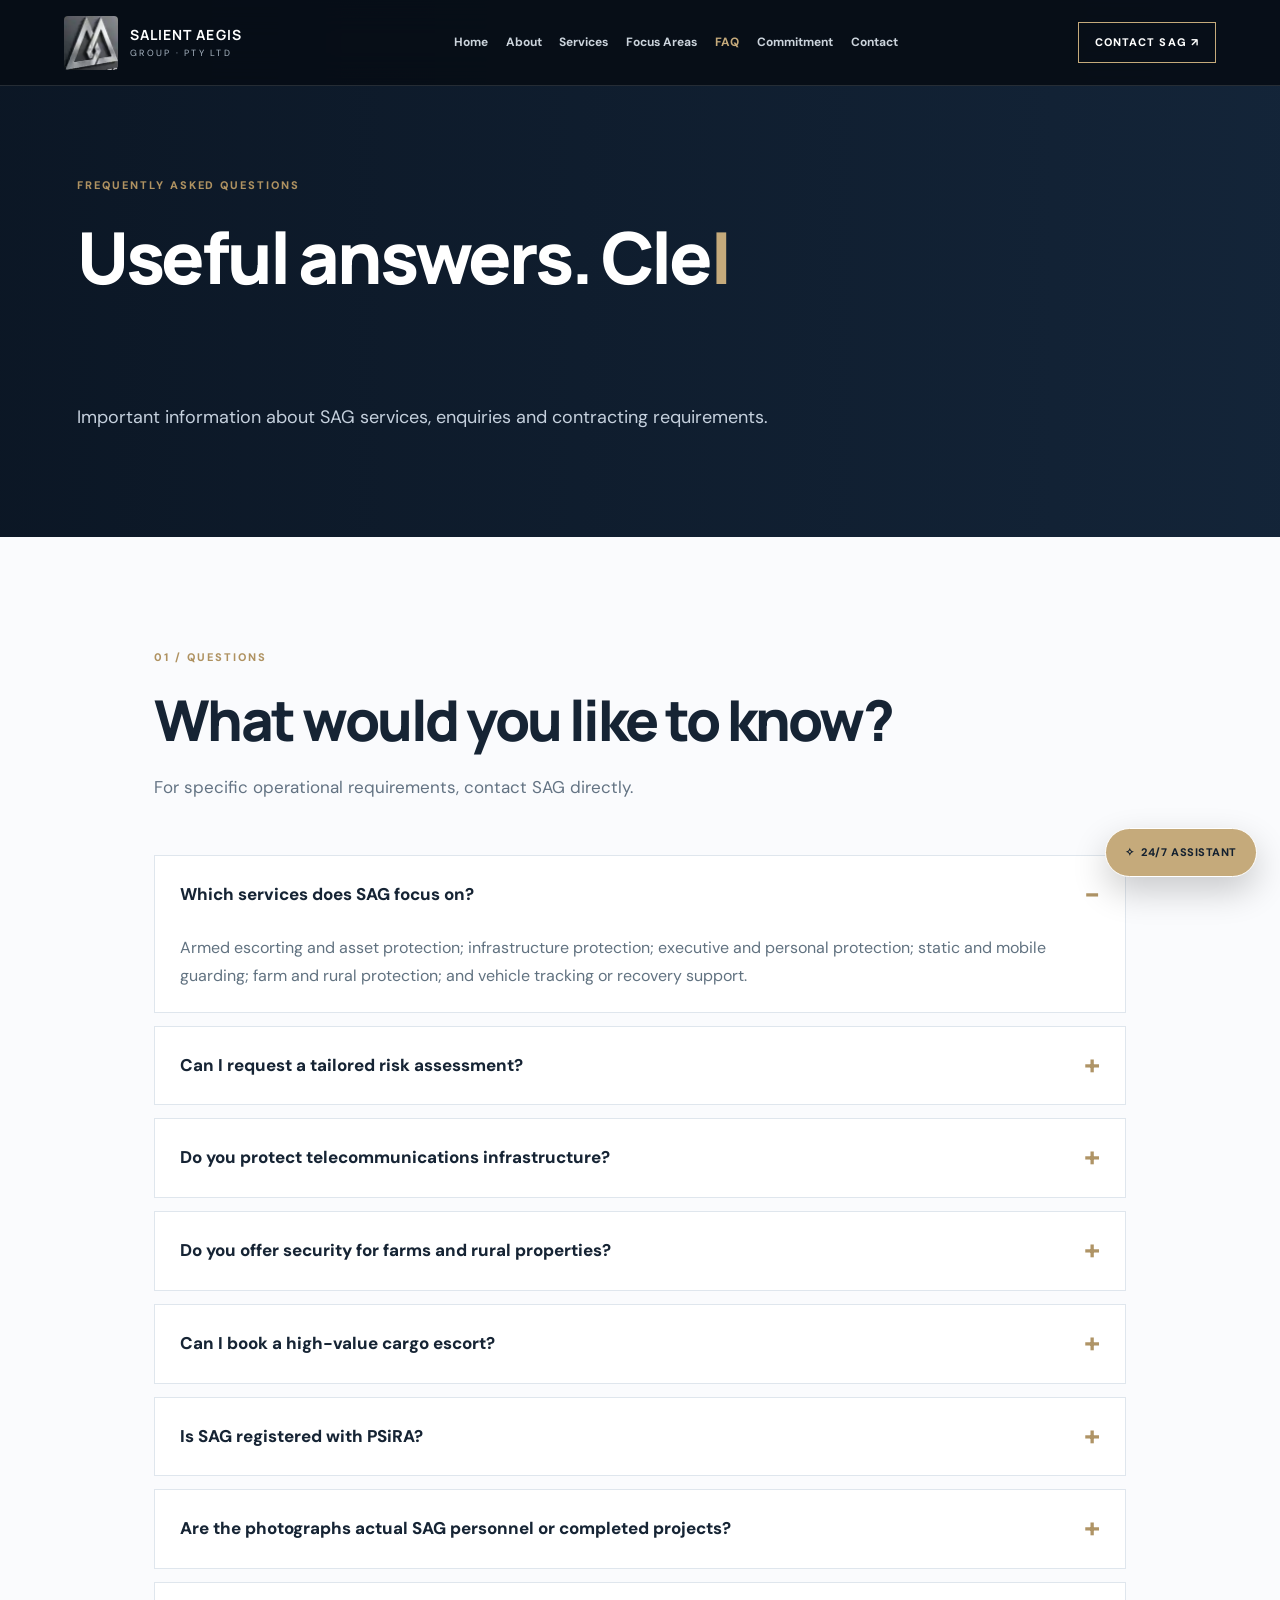
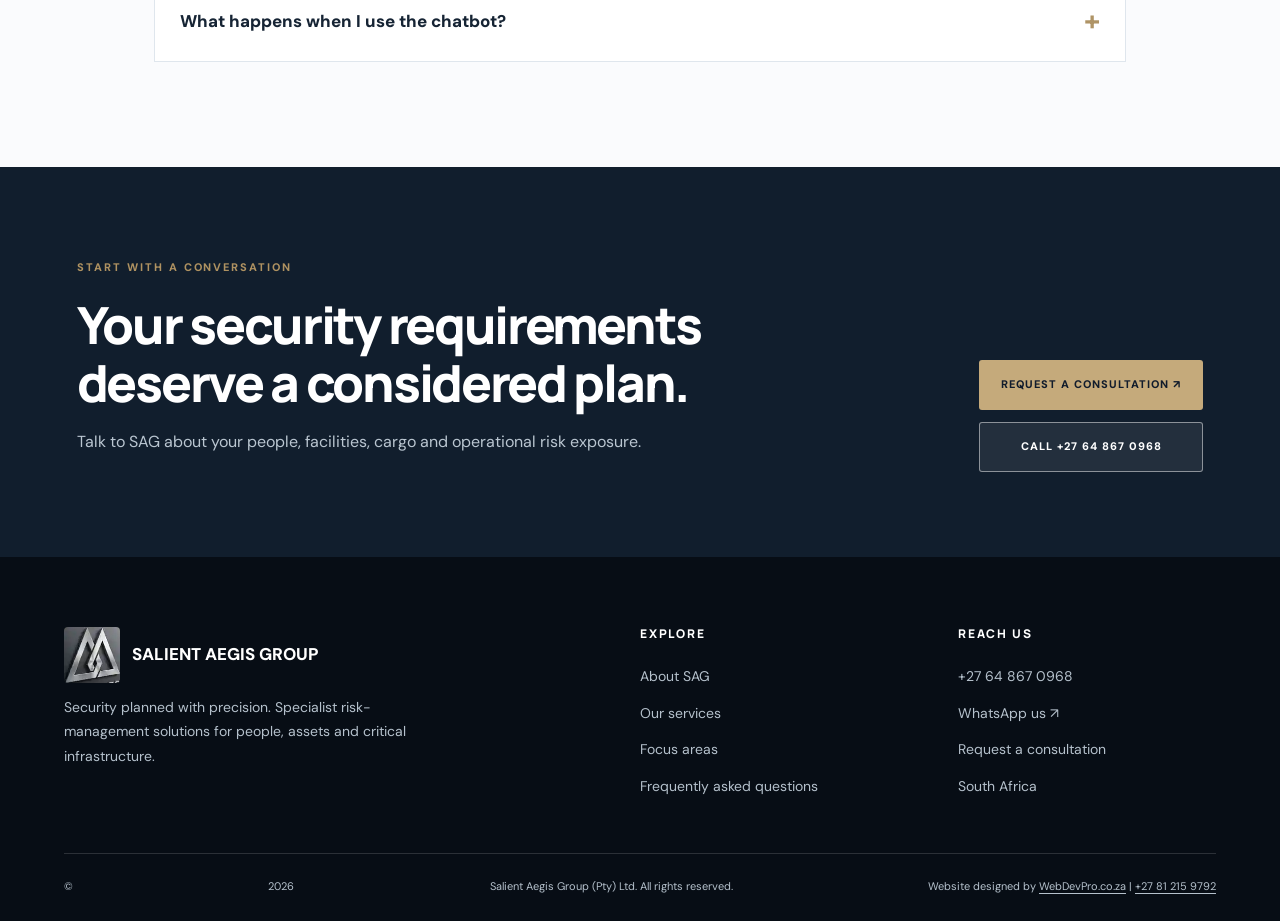
<file: faq.html>
<!doctype html><html lang="en-ZA"><head><meta charset="utf-8"><meta name="viewport" content="width=device-width,initial-scale=1"><meta name="theme-color" content="#101a28"><title>FAQ | Salient Aegis Group</title><meta name="description" content="Frequently asked questions about SAG security services, consultations, regulatory verification and photography."><link rel="canonical" href="https://www.salientaegis.co.za/faq.html"><meta property="og:type" content="website"><meta property="og:title" content="FAQ | Salient Aegis Group"><meta property="og:description" content="Frequently asked questions about SAG security services, consultations, regulatory verification and photography."><meta property="og:url" content="https://www.salientaegis.co.za/faq.html"><link rel="manifest" href="manifest.webmanifest"><link rel="icon" type="image/svg+xml" href="assets/sag-supplied-symbol.webp"><link rel="stylesheet" href="styles.css"><script src="app.js" defer></script><script type="application/ld+json">{"@context":"https://schema.org","@type":"Organization","name":"Salient Aegis Group (Pty) Ltd","alternateName":"SAG","url":"https://www.salientaegis.co.za/","telephone":"+27648670968","areaServed":"ZA"}</script></head><body data-page="faq"><a class="skip" href="#main">Skip to content</a><header class="site-header"><a href="index.html" class="brand"><img src="assets/sag-supplied-symbol.webp" width="50" height="48" alt="SAG emblem"><span><b>SALIENT AEGIS</b><small>GROUP · PTY LTD</small></span></a><button type="button" class="menu-toggle" id="menuToggle" aria-expanded="false" aria-controls="siteNav">☰ <span>Menu</span></button><nav id="siteNav" aria-label="Main navigation"><a href="index.html" >Home</a><a href="about.html" >About</a><a href="services.html" >Services</a><a href="gallery.html" >Focus Areas</a><a href="faq.html" aria-current="page">FAQ</a><a href="testimonials.html" >Commitment</a><a href="contact.html" >Contact</a></nav><a class="header-action" href="https://wa.me/27648670968" target="_blank" rel="noopener">CONTACT SAG ↗</a></header><div id="scrollProgress"></div><main id="main"><section class="inner-hero" style="--image:url('https://images.unsplash.com/photo-1749173932431-5efc13cb59f9?auto=format&fit=crop&w=1500&q=80')"><div><span class="eyebrow">FREQUENTLY ASKED QUESTIONS</span><h1 class="typewriter" data-text="Useful answers. Clear expectations.">Useful answers. Clear expectations.</h1><p>Important information about SAG services, enquiries and contracting requirements.</p></div></section><section class="section faq-wrap"><div class="section-title reveal"><span class="eyebrow">01 / QUESTIONS</span><h2>What would you like to know?</h2><p>For specific operational requirements, contact SAG directly.</p></div><div class="faq-list"><details open><summary>Which services does SAG focus on?</summary><p>Armed escorting and asset protection; infrastructure protection; executive and personal protection; static and mobile guarding; farm and rural protection; and vehicle tracking or recovery support.</p></details><details ><summary>Can I request a tailored risk assessment?</summary><p>Yes. Use the consultation wizard or WhatsApp to describe the situation, location and preferred timeframe.</p></details><details ><summary>Do you protect telecommunications infrastructure?</summary><p>Telecommunications towers and other critical infrastructure are identified as target markets. Engagements depend on a risk review, resources and lawful authorisation.</p></details><details ><summary>Do you offer security for farms and rural properties?</summary><p>Farm and rural protection is an intended service category, including perimeter exposure, access management and coordinated response planning.</p></details><details ><summary>Can I book a high-value cargo escort?</summary><p>You can submit an enquiry for assessment. Availability, route, personnel, permits and the legal requirements must be confirmed before a service is agreed.</p></details><details ><summary>Is SAG registered with PSiRA?</summary><p>No PSiRA registration number was supplied in the company profile. Request current proof of business and personnel registration before contracting.</p></details><details ><summary>Are the photographs actual SAG personnel or completed projects?</summary><p>No. Photographs are illustrative stock images. The website does not present proposed assignments or client relationships as confirmed work.</p></details><details ><summary>What happens when I use the chatbot?</summary><p>It prepares an enquiry in your browser, then opens WhatsApp. You review and decide whether to send the message. No website database stores the details.</p></details></div></section><section class="cta"><div><span class="eyebrow">START WITH A CONVERSATION</span><h2>Your security requirements deserve a considered plan.</h2><p>Talk to SAG about your people, facilities, cargo and operational risk exposure.</p></div><div><button data-quote-open class="btn gold">Request a consultation ↗</button><a class="btn light-outline" href="tel:+27648670968">Call +27 64 867 0968</a></div></section></main><footer class="site-footer"><div class="footer-top"><div><a href="index.html" class="footer-brand"><img src="assets/sag-supplied-symbol.webp" alt="" width="55"> SALIENT AEGIS GROUP</a><p>Security planned with precision. Specialist risk-management solutions for people, assets and critical infrastructure.</p></div><div><h3>EXPLORE</h3><a href="about.html">About SAG</a><a href="services.html">Our services</a><a href="gallery.html">Focus areas</a><a href="faq.html">Frequently asked questions</a></div><div><h3>REACH US</h3><a href="tel:+27648670968">+27 64 867 0968</a><a href="https://wa.me/27648670968" target="_blank" rel="noopener">WhatsApp us ↗</a><a href="contact.html">Request a consultation</a><span>South Africa</span></div></div><div class="footer-bottom">© <span class="year">2026</span> Salient Aegis Group (Pty) Ltd. All rights reserved. <span>Website designed by <a href="https://webdevpro.co.za" target="_blank" rel="noopener">WebDevPro.co.za</a> | <a href="tel:+27812159792">+27 81 215 9792</a></span></div></footer><nav class="mobile-bottom" aria-label="Mobile quick menu"><a href="index.html"><span>⌂</span>Home</a><a href="services.html"><span>▦</span>Services</a><button type="button" data-chat-open><span>◉</span>Chat</button><a href="tel:+27648670968"><span>☎</span>Call</a><button type="button" data-install-open><span>＋</span>Install</button></nav><button class="chat-launcher" type="button" data-chat-open>✧ &nbsp;24/7 ASSISTANT</button><section id="chatPanel" class="chat-panel" role="dialog" aria-label="SAG automated enquiry assistant" hidden><div class="chat-head"><div><strong>SAG DIGITAL ASSISTANT</strong><small>Automated enquiry preparation</small></div><button data-chat-close aria-label="Close assistant">×</button></div><div id="chatLog" class="chat-log" aria-live="polite"></div><form id="chatForm" class="chat-form"><label id="chatPrompt" for="chatInput">Your full name</label><input id="chatInput" autocomplete="name" required maxlength="800"><div id="chatOptions"></div><div class="chat-actions"><button type="submit" class="btn gold">Continue →</button><button type="button" id="chatReset" class="btn subtle">Restart</button></div></form><small class="privacy-note">Your message is prepared locally. You decide whether to send it via WhatsApp.</small></section><dialog id="quoteDialog" class="quote-dialog"><div class="dialog-head"><strong>REQUEST A SECURITY CONSULTATION</strong><button id="quoteClose" type="button" aria-label="Close form">×</button></div><div class="wizard-meter"><i id="wizardMeter"></i></div><form id="quoteForm"><p id="wizardLabel"></p><div id="wizardFields"></div><p id="wizardError" role="alert"></p><div class="wizard-actions"><button class="btn outline" id="quoteBack" type="button">← Back</button><button class="btn gold" id="quoteNext" type="submit">Continue →</button></div></form></dialog><dialog id="installDialog" class="install-dialog"><h2>Install the SAG app</h2><p>Add Salient Aegis Group to your home screen. Saved pages can be available offline.</p><p>On iPhone Safari: Share → Add to Home Screen.</p><button class="btn gold" id="installNow" type="button">Install app</button><button class="btn outline" id="installClose" type="button">Close</button></dialog></body></html>
</file>
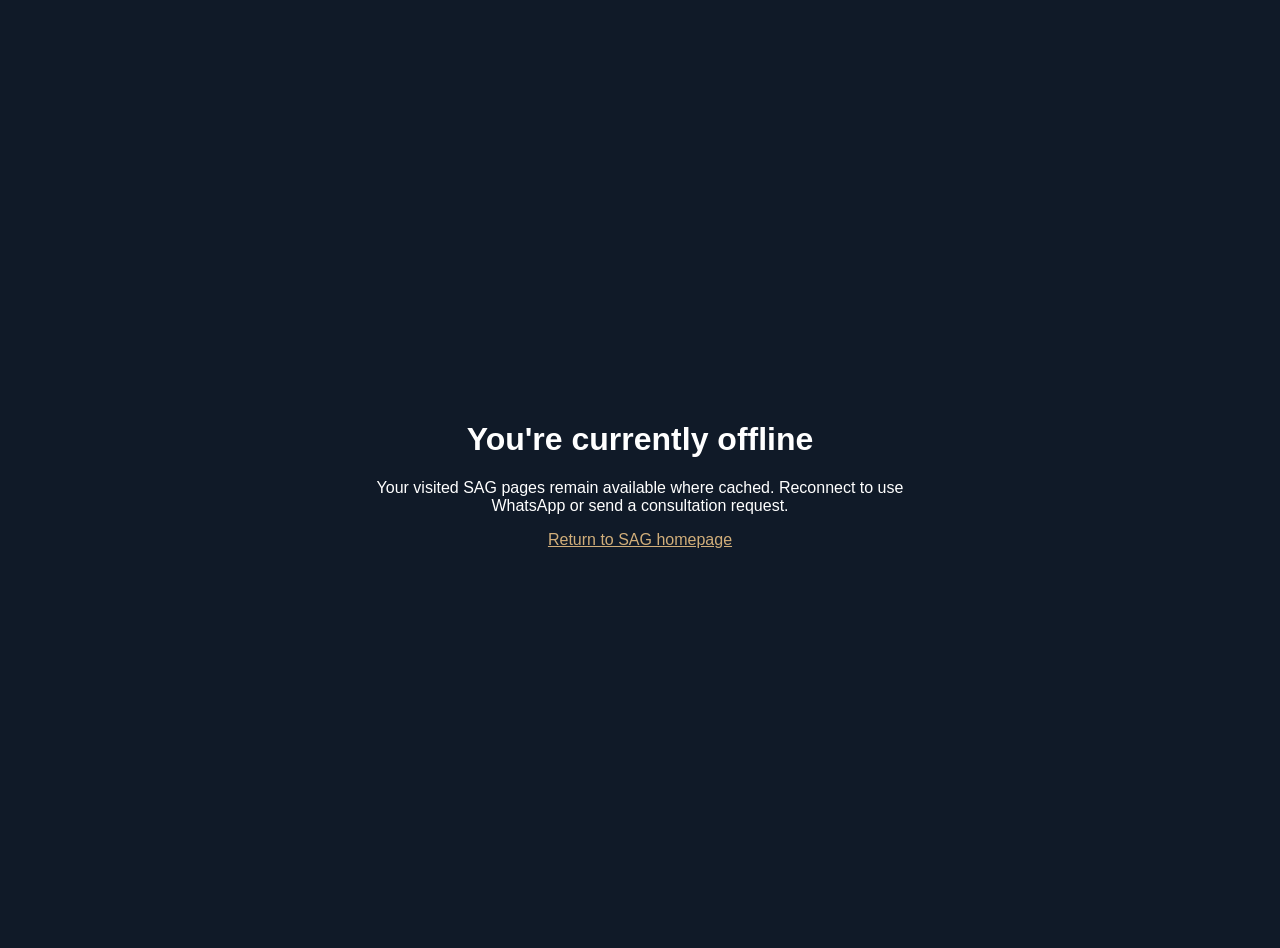
<file: offline.html>
<!doctype html><html lang="en-ZA"><head><meta charset="utf-8"><meta name="viewport" content="width=device-width,initial-scale=1"><meta name="theme-color" content="#101a28"><title>Offline | Salient Aegis Group</title><style>body{margin:0;display:grid;place-items:center;min-height:100vh;background:#101a28;color:#fff;font:16px Arial,sans-serif;text-align:center;padding:24px}main{max-width:530px}a{color:#d1ae7a}</style></head><body><main><h1>You're currently offline</h1><p>Your visited SAG pages remain available where cached. Reconnect to use WhatsApp or send a consultation request.</p><a href="/index.html">Return to SAG homepage</a></main></body></html>
</file>
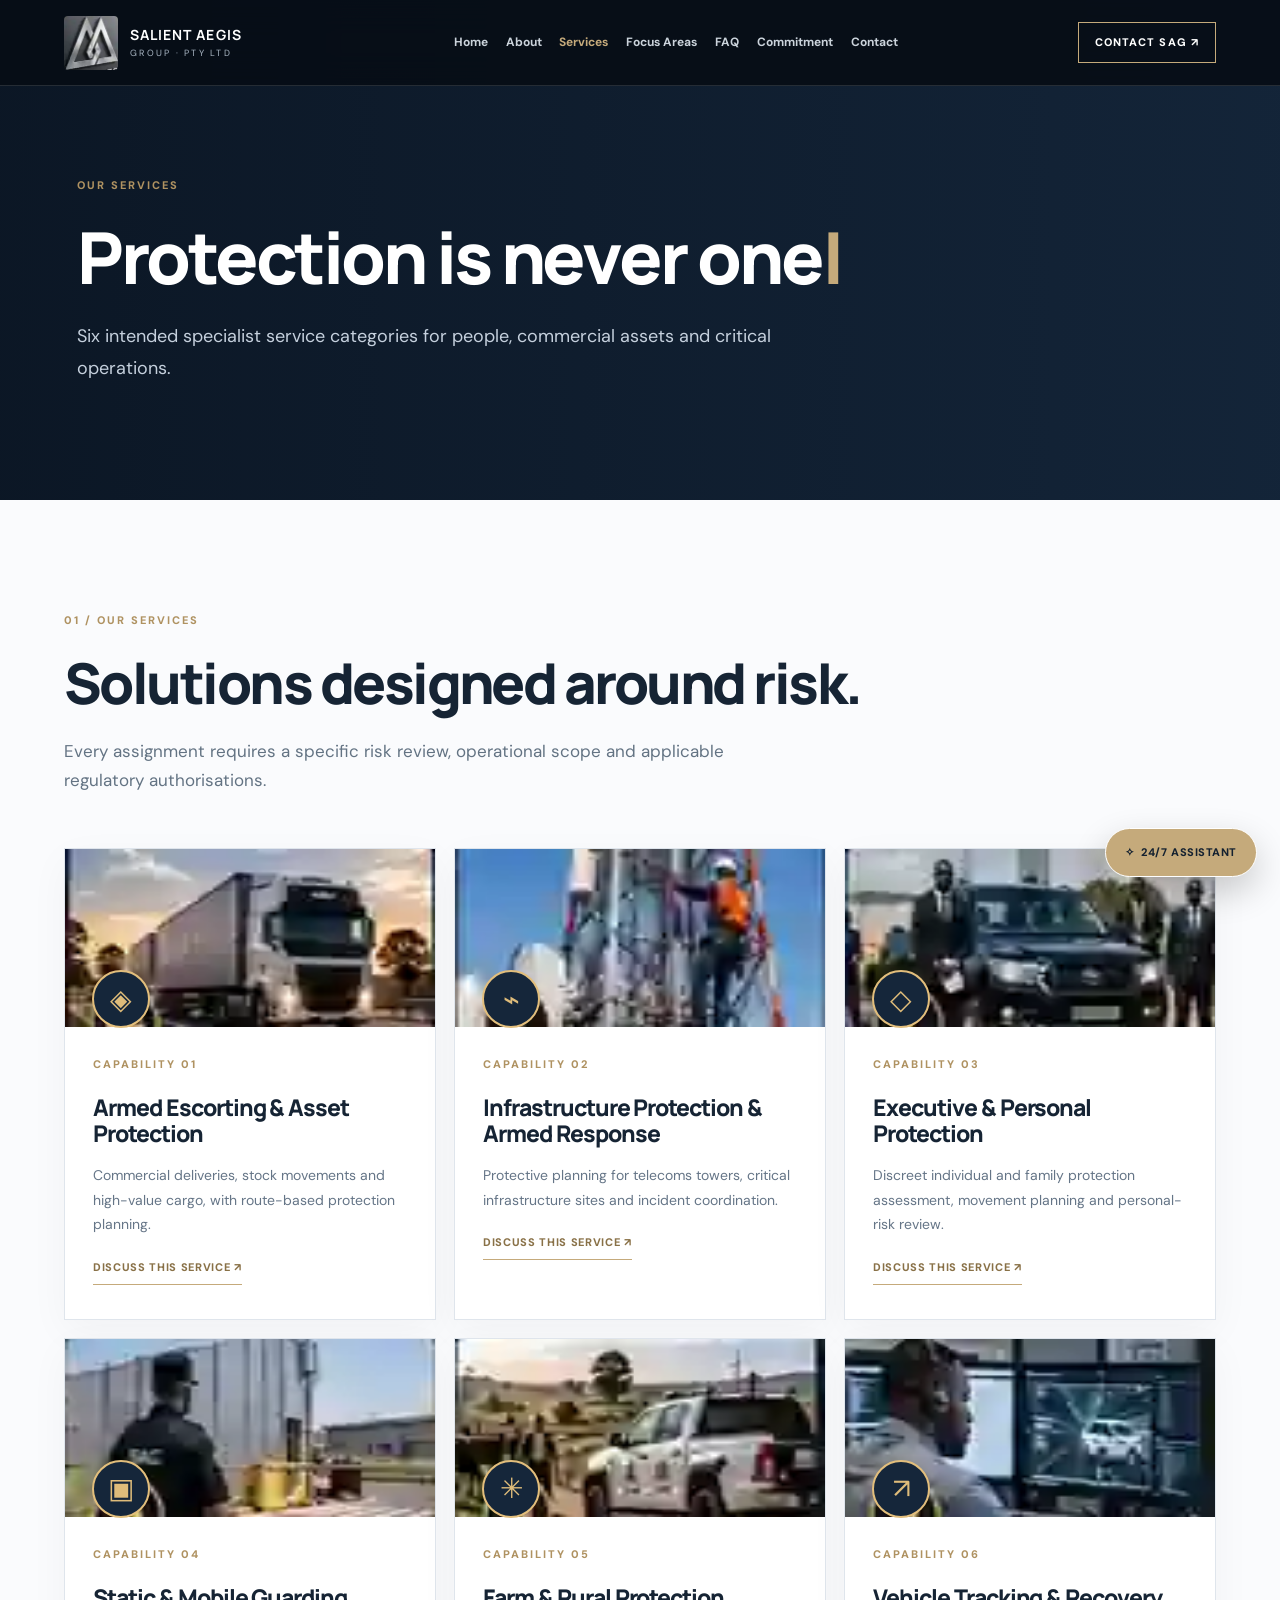
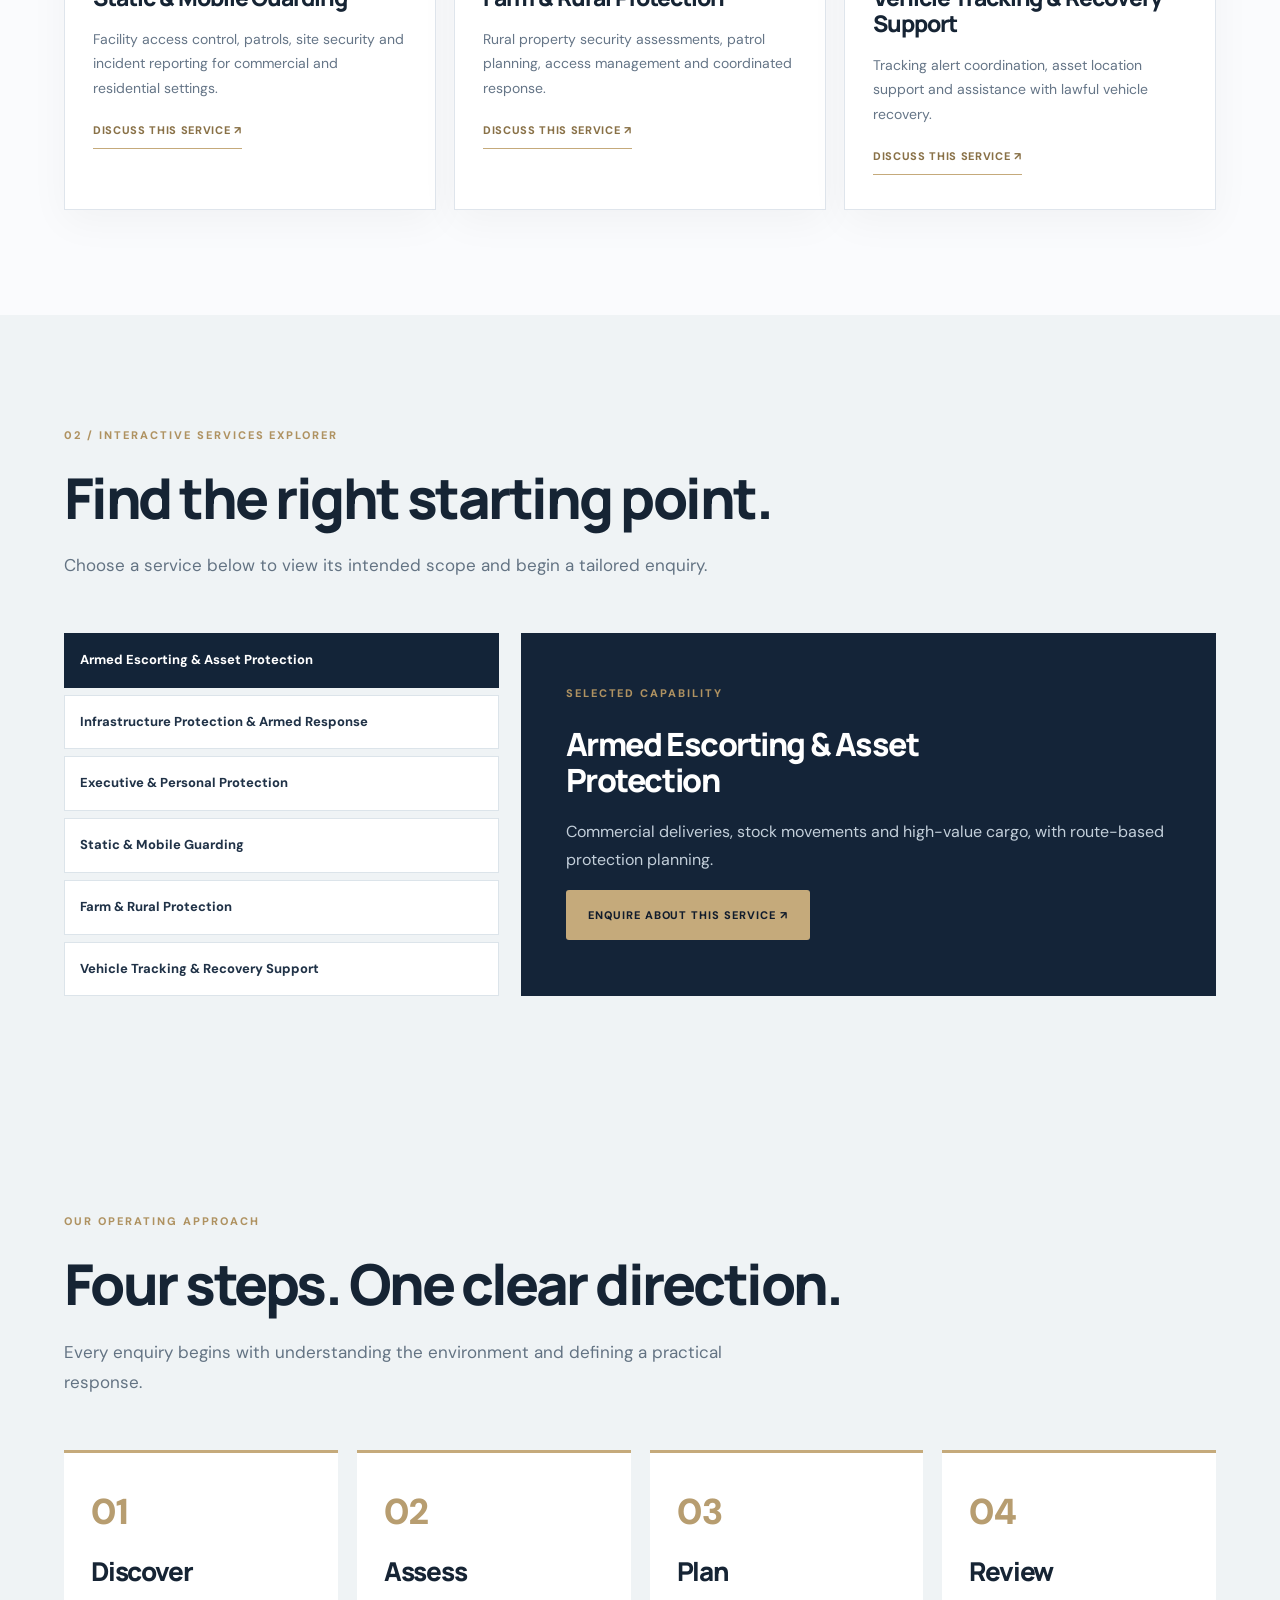
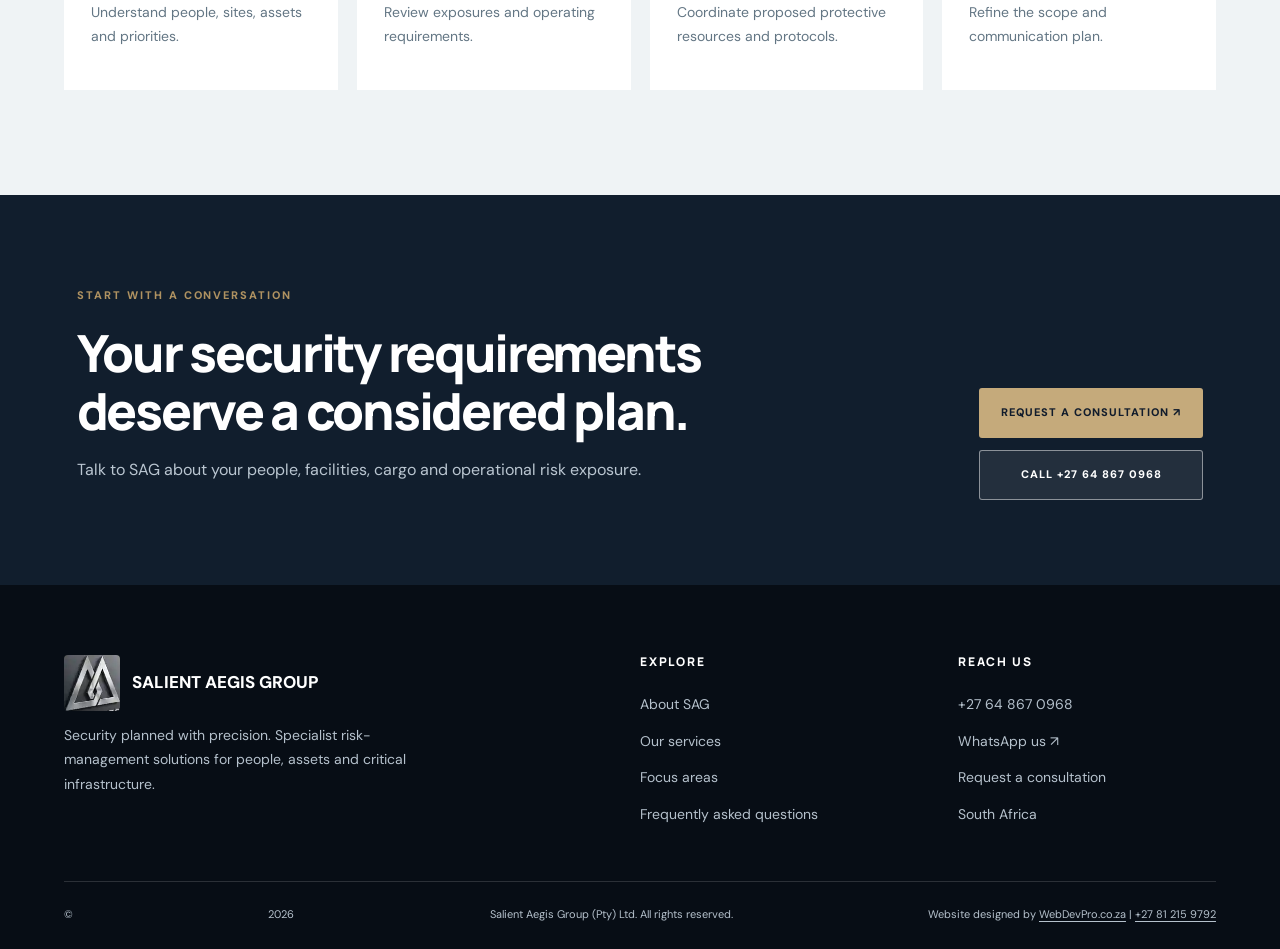
<file: services.html>
<!doctype html><html lang="en-ZA"><head><meta charset="utf-8"><meta name="viewport" content="width=device-width,initial-scale=1"><meta name="theme-color" content="#101a28"><title>Services | Salient Aegis Group</title><meta name="description" content="Explore SAG security services: asset escort, infrastructure response, executive protection, guarding, rural security and vehicle tracking support."><link rel="canonical" href="https://www.salientaegis.co.za/services.html"><meta property="og:type" content="website"><meta property="og:title" content="Services | Salient Aegis Group"><meta property="og:description" content="Explore SAG security services: asset escort, infrastructure response, executive protection, guarding, rural security and vehicle tracking support."><meta property="og:url" content="https://www.salientaegis.co.za/services.html"><link rel="manifest" href="manifest.webmanifest"><link rel="icon" type="image/svg+xml" href="assets/sag-supplied-symbol.webp"><link rel="stylesheet" href="styles.css"><script src="app.js" defer></script><script type="application/ld+json">{"@context":"https://schema.org","@type":"Organization","name":"Salient Aegis Group (Pty) Ltd","alternateName":"SAG","url":"https://www.salientaegis.co.za/","telephone":"+27648670968","areaServed":"ZA"}</script></head><body data-page="services"><a class="skip" href="#main">Skip to content</a><header class="site-header"><a href="index.html" class="brand"><img src="assets/sag-supplied-symbol.webp" width="50" height="48" alt="SAG emblem"><span><b>SALIENT AEGIS</b><small>GROUP · PTY LTD</small></span></a><button type="button" class="menu-toggle" id="menuToggle" aria-expanded="false" aria-controls="siteNav">☰ <span>Menu</span></button><nav id="siteNav" aria-label="Main navigation"><a href="index.html" >Home</a><a href="about.html" >About</a><a href="services.html" aria-current="page">Services</a><a href="gallery.html" >Focus Areas</a><a href="faq.html" >FAQ</a><a href="testimonials.html" >Commitment</a><a href="contact.html" >Contact</a></nav><a class="header-action" href="https://wa.me/27648670968" target="_blank" rel="noopener">CONTACT SAG ↗</a></header><div id="scrollProgress"></div><main id="main"><section class="inner-hero" style="--image:url('https://images.unsplash.com/photo-1770529933902-d2f7851be31c?auto=format&fit=crop&w=1600&q=80')"><div><span class="eyebrow">OUR SERVICES</span><h1 class="typewriter" data-text="Protection is never one-size-fits-all.">Protection is never one-size-fits-all.</h1><p>Six intended specialist service categories for people, commercial assets and critical operations.</p></div></section><section class="section"><div class="section-title reveal"><span class="eyebrow">01 / OUR SERVICES</span><h2>Solutions designed around risk.</h2><p>Every assignment requires a specific risk review, operational scope and applicable regulatory authorisations.</p></div><div class="service-grid"><article class="detail-card reveal"><span class="icon">◈</span><span class="eyebrow">CAPABILITY 01</span><h3>Armed Escorting & Asset Protection</h3><p>Commercial deliveries, stock movements and high-value cargo, with route-based protection planning.</p><button type="button" data-service-quote="Armed Escorting & Asset Protection">DISCUSS THIS SERVICE ↗</button></article><article class="detail-card reveal"><span class="icon">⌁</span><span class="eyebrow">CAPABILITY 02</span><h3>Infrastructure Protection & Armed Response</h3><p>Protective planning for telecoms towers, critical infrastructure sites and incident coordination.</p><button type="button" data-service-quote="Infrastructure Protection & Armed Response">DISCUSS THIS SERVICE ↗</button></article><article class="detail-card reveal"><span class="icon">◇</span><span class="eyebrow">CAPABILITY 03</span><h3>Executive & Personal Protection</h3><p>Discreet individual and family protection assessment, movement planning and personal-risk review.</p><button type="button" data-service-quote="Executive & Personal Protection">DISCUSS THIS SERVICE ↗</button></article><article class="detail-card reveal"><span class="icon">▣</span><span class="eyebrow">CAPABILITY 04</span><h3>Static & Mobile Guarding</h3><p>Facility access control, patrols, site security and incident reporting for commercial and residential settings.</p><button type="button" data-service-quote="Static & Mobile Guarding">DISCUSS THIS SERVICE ↗</button></article><article class="detail-card reveal"><span class="icon">✳</span><span class="eyebrow">CAPABILITY 05</span><h3>Farm & Rural Protection</h3><p>Rural property security assessments, patrol planning, access management and coordinated response.</p><button type="button" data-service-quote="Farm & Rural Protection">DISCUSS THIS SERVICE ↗</button></article><article class="detail-card reveal"><span class="icon">↗</span><span class="eyebrow">CAPABILITY 06</span><h3>Vehicle Tracking & Recovery Support</h3><p>Tracking alert coordination, asset location support and assistance with lawful vehicle recovery.</p><button type="button" data-service-quote="Vehicle Tracking & Recovery Support">DISCUSS THIS SERVICE ↗</button></article></div></section><section class="section tinted"><div class="section-title reveal"><span class="eyebrow">02 / INTERACTIVE SERVICES EXPLORER</span><h2>Find the right starting point.</h2><p>Choose a service below to view its intended scope and begin a tailored enquiry.</p></div><div class="explorer"><div class="explorer-nav" id="serviceTabs"><button type="button" data-svc="0" class="active">Armed Escorting & Asset Protection</button><button type="button" data-svc="1" class="">Infrastructure Protection & Armed Response</button><button type="button" data-svc="2" class="">Executive & Personal Protection</button><button type="button" data-svc="3" class="">Static & Mobile Guarding</button><button type="button" data-svc="4" class="">Farm & Rural Protection</button><button type="button" data-svc="5" class="">Vehicle Tracking & Recovery Support</button></div><div class="explorer-body" id="explorerBody"><span class="eyebrow">SELECTED CAPABILITY</span><h3>Armed Escorting & Asset Protection</h3><p>Commercial deliveries, stock movements and high-value cargo, with route-based protection planning.</p><button class="btn gold" data-service-quote="Armed Escorting & Asset Protection">Enquire about this service ↗</button></div></div></section><section class="section tinted"><div class="section-title reveal"><span class="eyebrow">OUR OPERATING APPROACH</span><h2>Four steps. One clear direction.</h2><p>Every enquiry begins with understanding the environment and defining a practical response.</p></div><div class="timeline"><article class="reveal"><span>01</span><h3>Discover</h3><p>Understand people, sites, assets and priorities.</p></article><article class="reveal"><span>02</span><h3>Assess</h3><p>Review exposures and operating requirements.</p></article><article class="reveal"><span>03</span><h3>Plan</h3><p>Coordinate proposed protective resources and protocols.</p></article><article class="reveal"><span>04</span><h3>Review</h3><p>Refine the scope and communication plan.</p></article></div></section><section class="cta"><div><span class="eyebrow">START WITH A CONVERSATION</span><h2>Your security requirements deserve a considered plan.</h2><p>Talk to SAG about your people, facilities, cargo and operational risk exposure.</p></div><div><button data-quote-open class="btn gold">Request a consultation ↗</button><a class="btn light-outline" href="tel:+27648670968">Call +27 64 867 0968</a></div></section></main><footer class="site-footer"><div class="footer-top"><div><a href="index.html" class="footer-brand"><img src="assets/sag-supplied-symbol.webp" alt="" width="55"> SALIENT AEGIS GROUP</a><p>Security planned with precision. Specialist risk-management solutions for people, assets and critical infrastructure.</p></div><div><h3>EXPLORE</h3><a href="about.html">About SAG</a><a href="services.html">Our services</a><a href="gallery.html">Focus areas</a><a href="faq.html">Frequently asked questions</a></div><div><h3>REACH US</h3><a href="tel:+27648670968">+27 64 867 0968</a><a href="https://wa.me/27648670968" target="_blank" rel="noopener">WhatsApp us ↗</a><a href="contact.html">Request a consultation</a><span>South Africa</span></div></div><div class="footer-bottom">© <span class="year">2026</span> Salient Aegis Group (Pty) Ltd. All rights reserved. <span>Website designed by <a href="https://webdevpro.co.za" target="_blank" rel="noopener">WebDevPro.co.za</a> | <a href="tel:+27812159792">+27 81 215 9792</a></span></div></footer><nav class="mobile-bottom" aria-label="Mobile quick menu"><a href="index.html"><span>⌂</span>Home</a><a href="services.html"><span>▦</span>Services</a><button type="button" data-chat-open><span>◉</span>Chat</button><a href="tel:+27648670968"><span>☎</span>Call</a><button type="button" data-install-open><span>＋</span>Install</button></nav><button class="chat-launcher" type="button" data-chat-open>✧ &nbsp;24/7 ASSISTANT</button><section id="chatPanel" class="chat-panel" role="dialog" aria-label="SAG automated enquiry assistant" hidden><div class="chat-head"><div><strong>SAG DIGITAL ASSISTANT</strong><small>Automated enquiry preparation</small></div><button data-chat-close aria-label="Close assistant">×</button></div><div id="chatLog" class="chat-log" aria-live="polite"></div><form id="chatForm" class="chat-form"><label id="chatPrompt" for="chatInput">Your full name</label><input id="chatInput" autocomplete="name" required maxlength="800"><div id="chatOptions"></div><div class="chat-actions"><button type="submit" class="btn gold">Continue →</button><button type="button" id="chatReset" class="btn subtle">Restart</button></div></form><small class="privacy-note">Your message is prepared locally. You decide whether to send it via WhatsApp.</small></section><dialog id="quoteDialog" class="quote-dialog"><div class="dialog-head"><strong>REQUEST A SECURITY CONSULTATION</strong><button id="quoteClose" type="button" aria-label="Close form">×</button></div><div class="wizard-meter"><i id="wizardMeter"></i></div><form id="quoteForm"><p id="wizardLabel"></p><div id="wizardFields"></div><p id="wizardError" role="alert"></p><div class="wizard-actions"><button class="btn outline" id="quoteBack" type="button">← Back</button><button class="btn gold" id="quoteNext" type="submit">Continue →</button></div></form></dialog><dialog id="installDialog" class="install-dialog"><h2>Install the SAG app</h2><p>Add Salient Aegis Group to your home screen. Saved pages can be available offline.</p><p>On iPhone Safari: Share → Add to Home Screen.</p><button class="btn gold" id="installNow" type="button">Install app</button><button class="btn outline" id="installClose" type="button">Close</button></dialog></body></html>
</file>
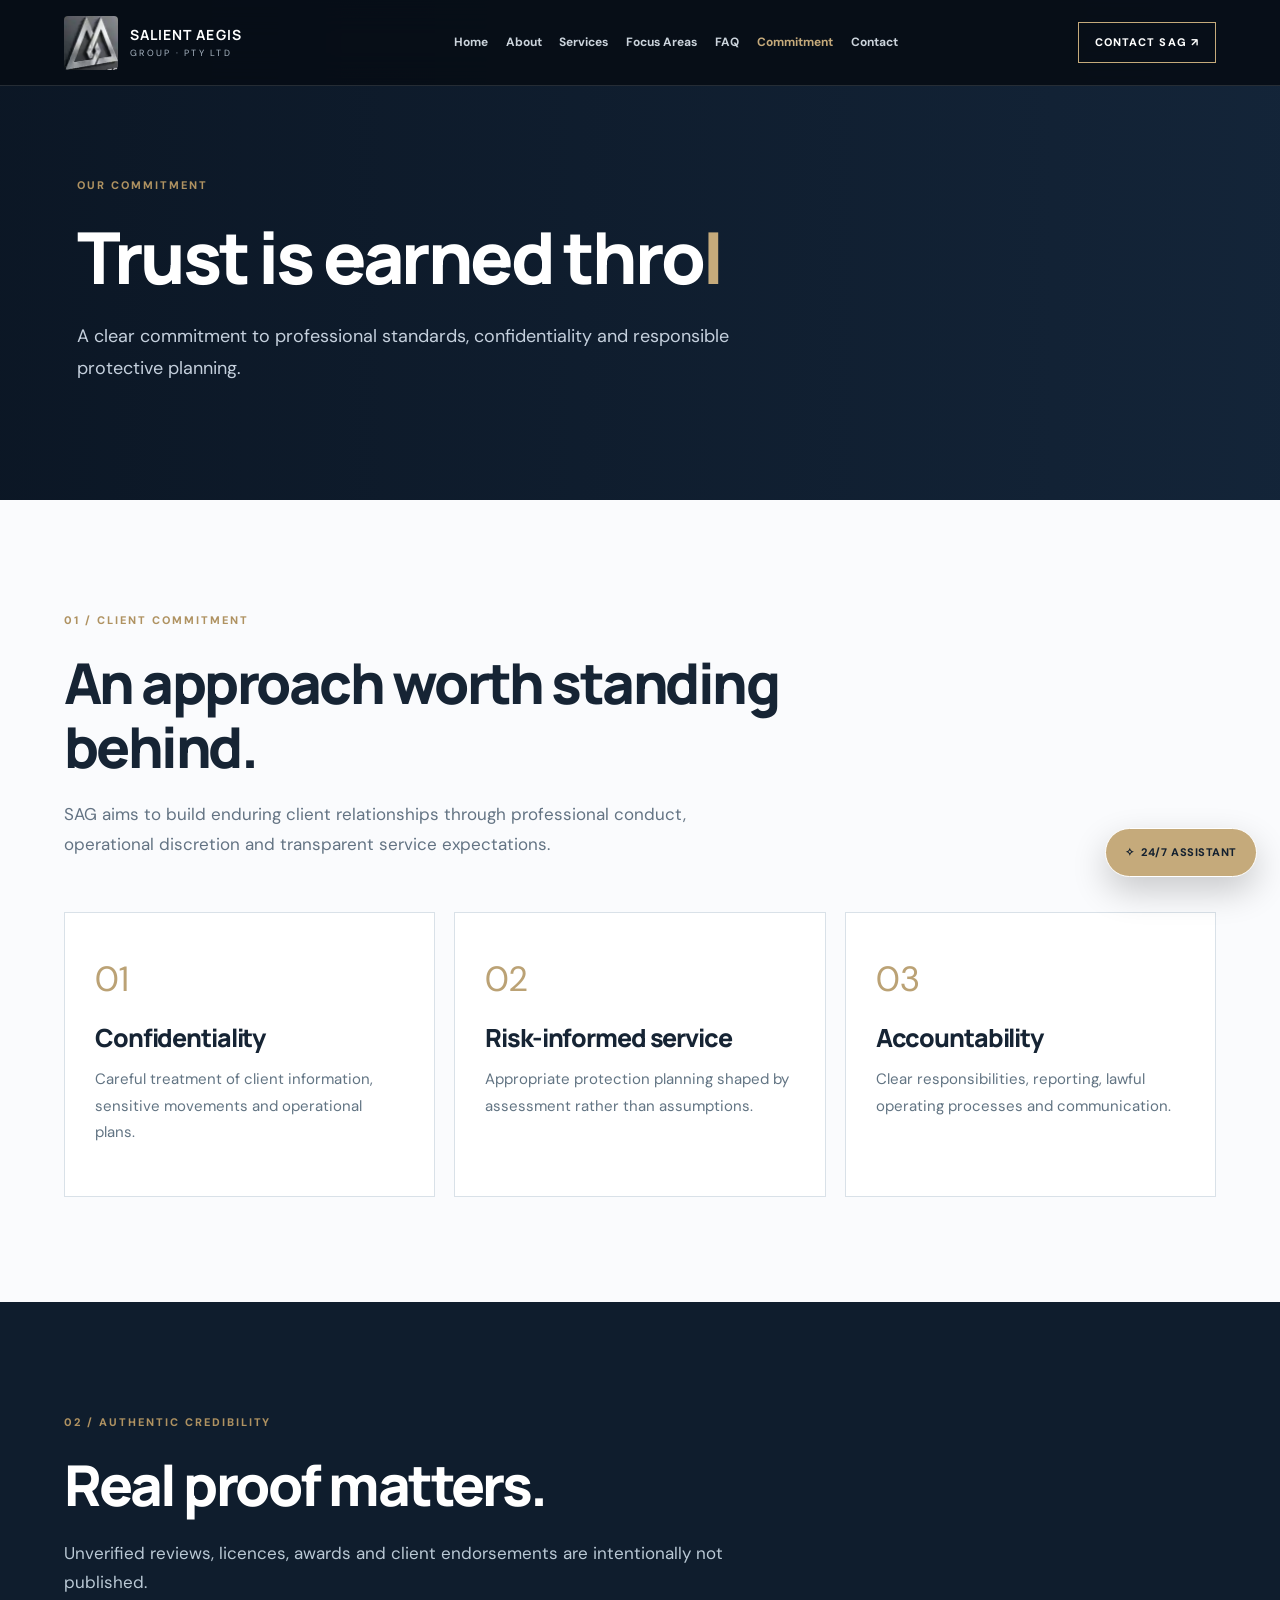
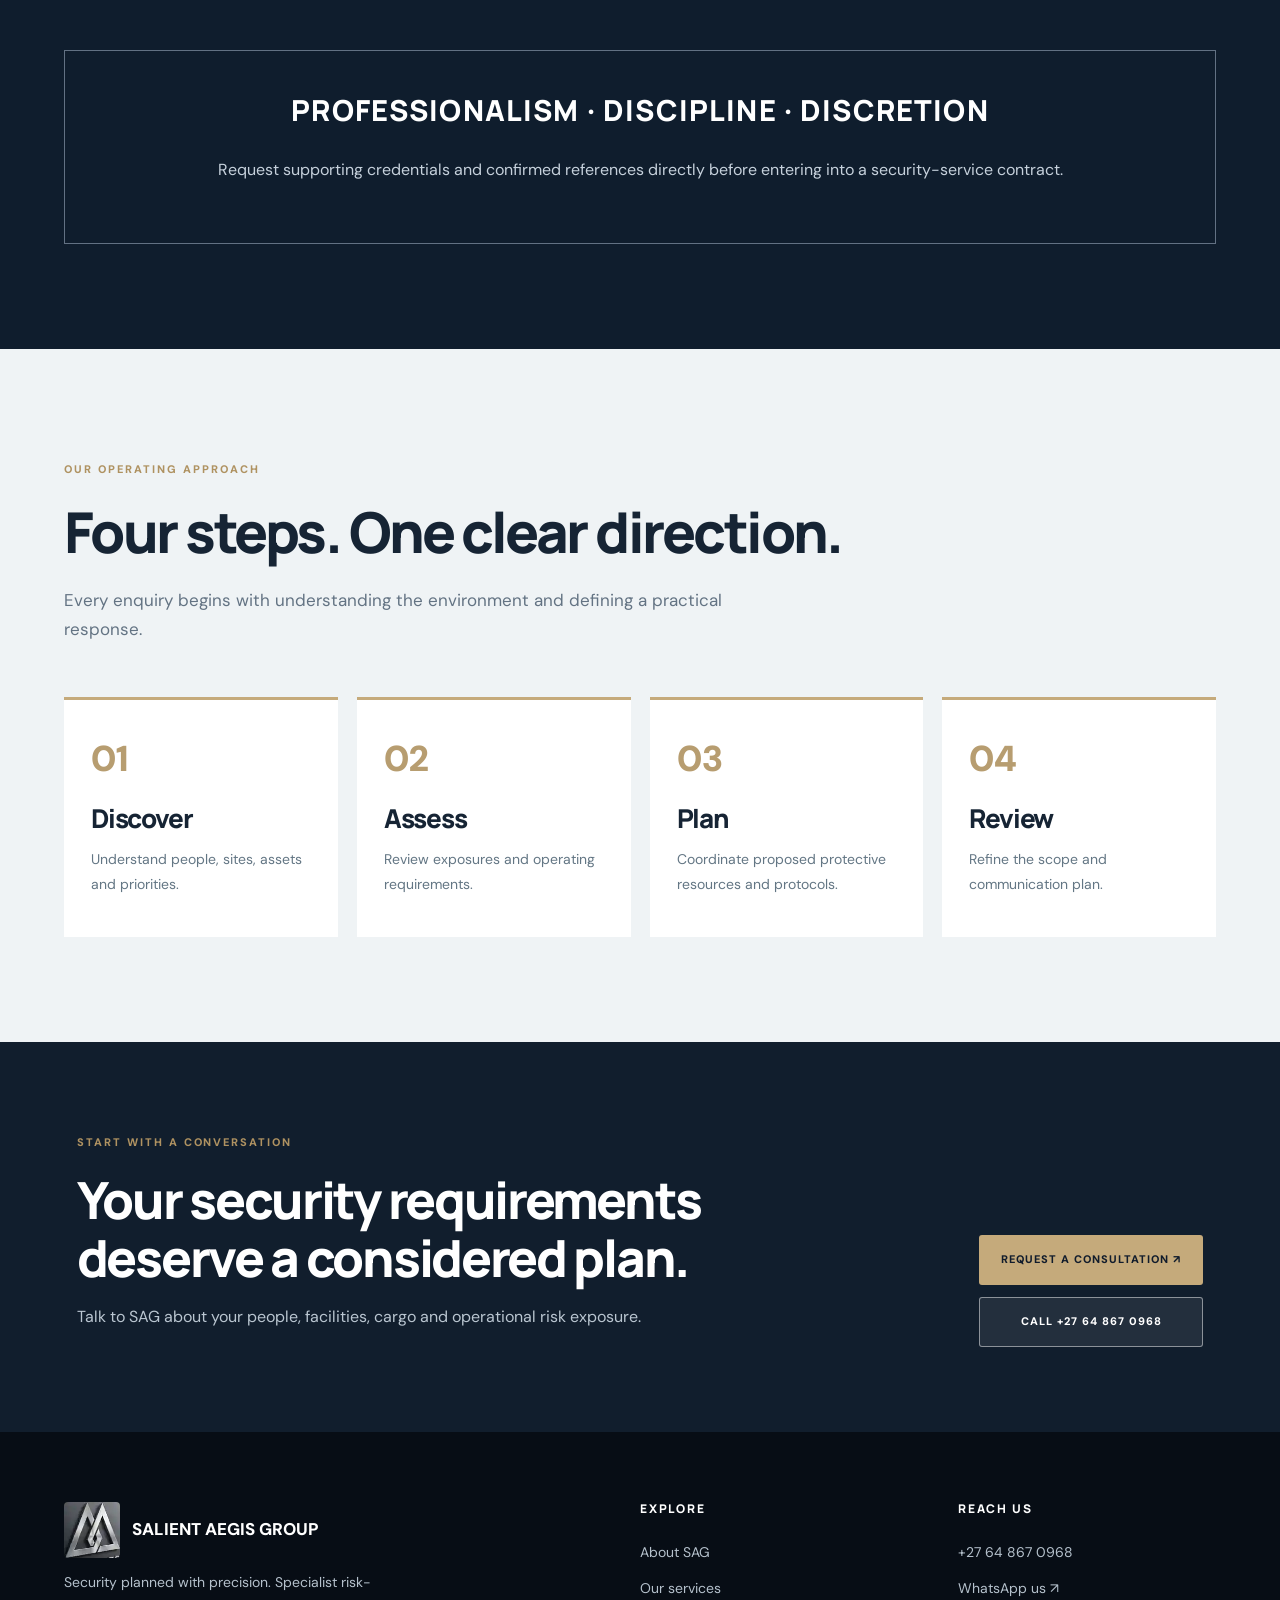
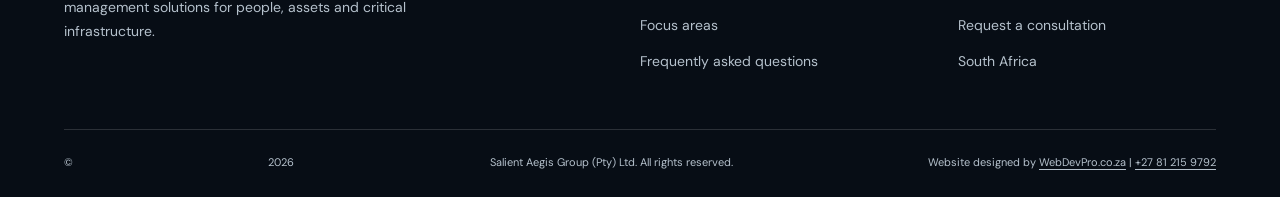
<file: testimonials.html>
<!doctype html><html lang="en-ZA"><head><meta charset="utf-8"><meta name="viewport" content="width=device-width,initial-scale=1"><meta name="theme-color" content="#101a28"><title>Commitment | Salient Aegis Group</title><meta name="description" content="Salient Aegis Group's commitment to confidentiality, risk-informed protection and professional conduct."><link rel="canonical" href="https://www.salientaegis.co.za/testimonials.html"><meta property="og:type" content="website"><meta property="og:title" content="Commitment | Salient Aegis Group"><meta property="og:description" content="Salient Aegis Group's commitment to confidentiality, risk-informed protection and professional conduct."><meta property="og:url" content="https://www.salientaegis.co.za/testimonials.html"><link rel="manifest" href="manifest.webmanifest"><link rel="icon" type="image/svg+xml" href="assets/sag-supplied-symbol.webp"><link rel="stylesheet" href="styles.css"><script src="app.js" defer></script><script type="application/ld+json">{"@context":"https://schema.org","@type":"Organization","name":"Salient Aegis Group (Pty) Ltd","alternateName":"SAG","url":"https://www.salientaegis.co.za/","telephone":"+27648670968","areaServed":"ZA"}</script></head><body data-page="testimonials"><a class="skip" href="#main">Skip to content</a><header class="site-header"><a href="index.html" class="brand"><img src="assets/sag-supplied-symbol.webp" width="50" height="48" alt="SAG emblem"><span><b>SALIENT AEGIS</b><small>GROUP · PTY LTD</small></span></a><button type="button" class="menu-toggle" id="menuToggle" aria-expanded="false" aria-controls="siteNav">☰ <span>Menu</span></button><nav id="siteNav" aria-label="Main navigation"><a href="index.html" >Home</a><a href="about.html" >About</a><a href="services.html" >Services</a><a href="gallery.html" >Focus Areas</a><a href="faq.html" >FAQ</a><a href="testimonials.html" aria-current="page">Commitment</a><a href="contact.html" >Contact</a></nav><a class="header-action" href="https://wa.me/27648670968" target="_blank" rel="noopener">CONTACT SAG ↗</a></header><div id="scrollProgress"></div><main id="main"><section class="inner-hero" style="--image:url('https://images.unsplash.com/photo-1762474293029-6a7f3698312c?auto=format&fit=crop&w=1500&q=80')"><div><span class="eyebrow">OUR COMMITMENT</span><h1 class="typewriter" data-text="Trust is earned through conduct.">Trust is earned through conduct.</h1><p>A clear commitment to professional standards, confidentiality and responsible protective planning.</p></div></section><section class="section"><div class="section-title reveal"><span class="eyebrow">01 / CLIENT COMMITMENT</span><h2>An approach worth standing behind.</h2><p>SAG aims to build enduring client relationships through professional conduct, operational discretion and transparent service expectations.</p></div><div class="values"><article class="reveal"><span>01</span><h3>Confidentiality</h3><p>Careful treatment of client information, sensitive movements and operational plans.</p></article><article class="reveal"><span>02</span><h3>Risk-informed service</h3><p>Appropriate protection planning shaped by assessment rather than assumptions.</p></article><article class="reveal"><span>03</span><h3>Accountability</h3><p>Clear responsibilities, reporting, lawful operating processes and communication.</p></article></div></section><section class="section dark-section"><div class="section-title reveal"><span class="eyebrow">02 / AUTHENTIC CREDIBILITY</span><h2>Real proof matters.</h2><p>Unverified reviews, licences, awards and client endorsements are intentionally not published.</p></div><div class="statement"><h3>PROFESSIONALISM · DISCIPLINE · DISCRETION</h3><p>Request supporting credentials and confirmed references directly before entering into a security-service contract.</p></div></section><section class="section tinted"><div class="section-title reveal"><span class="eyebrow">OUR OPERATING APPROACH</span><h2>Four steps. One clear direction.</h2><p>Every enquiry begins with understanding the environment and defining a practical response.</p></div><div class="timeline"><article class="reveal"><span>01</span><h3>Discover</h3><p>Understand people, sites, assets and priorities.</p></article><article class="reveal"><span>02</span><h3>Assess</h3><p>Review exposures and operating requirements.</p></article><article class="reveal"><span>03</span><h3>Plan</h3><p>Coordinate proposed protective resources and protocols.</p></article><article class="reveal"><span>04</span><h3>Review</h3><p>Refine the scope and communication plan.</p></article></div></section><section class="cta"><div><span class="eyebrow">START WITH A CONVERSATION</span><h2>Your security requirements deserve a considered plan.</h2><p>Talk to SAG about your people, facilities, cargo and operational risk exposure.</p></div><div><button data-quote-open class="btn gold">Request a consultation ↗</button><a class="btn light-outline" href="tel:+27648670968">Call +27 64 867 0968</a></div></section></main><footer class="site-footer"><div class="footer-top"><div><a href="index.html" class="footer-brand"><img src="assets/sag-supplied-symbol.webp" alt="" width="55"> SALIENT AEGIS GROUP</a><p>Security planned with precision. Specialist risk-management solutions for people, assets and critical infrastructure.</p></div><div><h3>EXPLORE</h3><a href="about.html">About SAG</a><a href="services.html">Our services</a><a href="gallery.html">Focus areas</a><a href="faq.html">Frequently asked questions</a></div><div><h3>REACH US</h3><a href="tel:+27648670968">+27 64 867 0968</a><a href="https://wa.me/27648670968" target="_blank" rel="noopener">WhatsApp us ↗</a><a href="contact.html">Request a consultation</a><span>South Africa</span></div></div><div class="footer-bottom">© <span class="year">2026</span> Salient Aegis Group (Pty) Ltd. All rights reserved. <span>Website designed by <a href="https://webdevpro.co.za" target="_blank" rel="noopener">WebDevPro.co.za</a> | <a href="tel:+27812159792">+27 81 215 9792</a></span></div></footer><nav class="mobile-bottom" aria-label="Mobile quick menu"><a href="index.html"><span>⌂</span>Home</a><a href="services.html"><span>▦</span>Services</a><button type="button" data-chat-open><span>◉</span>Chat</button><a href="tel:+27648670968"><span>☎</span>Call</a><button type="button" data-install-open><span>＋</span>Install</button></nav><button class="chat-launcher" type="button" data-chat-open>✧ &nbsp;24/7 ASSISTANT</button><section id="chatPanel" class="chat-panel" role="dialog" aria-label="SAG automated enquiry assistant" hidden><div class="chat-head"><div><strong>SAG DIGITAL ASSISTANT</strong><small>Automated enquiry preparation</small></div><button data-chat-close aria-label="Close assistant">×</button></div><div id="chatLog" class="chat-log" aria-live="polite"></div><form id="chatForm" class="chat-form"><label id="chatPrompt" for="chatInput">Your full name</label><input id="chatInput" autocomplete="name" required maxlength="800"><div id="chatOptions"></div><div class="chat-actions"><button type="submit" class="btn gold">Continue →</button><button type="button" id="chatReset" class="btn subtle">Restart</button></div></form><small class="privacy-note">Your message is prepared locally. You decide whether to send it via WhatsApp.</small></section><dialog id="quoteDialog" class="quote-dialog"><div class="dialog-head"><strong>REQUEST A SECURITY CONSULTATION</strong><button id="quoteClose" type="button" aria-label="Close form">×</button></div><div class="wizard-meter"><i id="wizardMeter"></i></div><form id="quoteForm"><p id="wizardLabel"></p><div id="wizardFields"></div><p id="wizardError" role="alert"></p><div class="wizard-actions"><button class="btn outline" id="quoteBack" type="button">← Back</button><button class="btn gold" id="quoteNext" type="submit">Continue →</button></div></form></dialog><dialog id="installDialog" class="install-dialog"><h2>Install the SAG app</h2><p>Add Salient Aegis Group to your home screen. Saved pages can be available offline.</p><p>On iPhone Safari: Share → Add to Home Screen.</p><button class="btn gold" id="installNow" type="button">Install app</button><button class="btn outline" id="installClose" type="button">Close</button></dialog></body></html>
</file>
<file: styles.css>
@import url('https://fonts.googleapis.com/css2?family=DM+Sans:wght@400;500;600;700;800&family=Manrope:wght@400;500;600;700;800&display=swap');
:root{--dark:#0a121d;--navy:#132134;--gold:#c5aa7b;--silver:#c9d1db;--ink:#162434;--soft:#eef2f5;--line:#d8e0e8;--ease:cubic-bezier(.22,1,.36,1)}
*{box-sizing:border-box}
html{scroll-behavior:smooth}
body{margin:0;background:#fafbfd;color:var(--ink);font:400 16px/1.75 'DM Sans',Arial,sans-serif}
button,input,select,textarea{font:inherit}
button{cursor:pointer}
a{color:inherit;text-decoration:none}
img{max-width:100%;display:block}
h1,h2,h3{font-family:'Manrope','DM Sans',Arial,sans-serif;line-height:1.13;letter-spacing:-.045em}
h1,h2,h3,p{margin-top:0}
h1,h2,h3{font-weight:800}
.skip{position:fixed;left:10px;top:-70px;background:white;padding:10px;z-index:200}
.skip:focus{top:12px}
.site-header{position:fixed;z-index:85;top:0;left:0;right:0;height:86px;display:flex;align-items:center;gap:26px;padding:0 5%;background:#070d16ed;color:white;border-bottom:1px solid #ffffff20;backdrop-filter:blur(17px)}
.brand{display:flex;align-items:center;gap:12px;flex-shrink:0;min-width:210px}
.brand img{width:49px;height:48px;object-fit:contain}
.brand span{display:grid;line-height:1.15}
.brand b{font-family:Manrope,sans-serif;letter-spacing:.075em;font-size:14px}
.brand small{font-size:9px;color:#aab7c4;letter-spacing:.25em;margin-top:5px}
#siteNav{display:flex;gap:clamp(12px,1.4vw,25px);align-items:center;justify-content:center;margin:auto}
#siteNav a{font-size:12px;font-weight:700;color:#cbd3db;white-space:nowrap;transition:color .2s}
#siteNav a:hover,#siteNav a[aria-current=page]{color:var(--gold)}
.header-action{border:1px solid var(--gold);padding:10px 16px;font-size:11px;font-weight:800;white-space:nowrap;letter-spacing:.1em}
.header-action:hover{background:var(--gold);color:#111}
.menu-toggle{display:none}
#scrollProgress{position:fixed;z-index:101;top:0;left:0;width:100%;height:3px;background:var(--gold);transform:scaleX(0);transform-origin:left}
.eyebrow{font-size:11px;font-weight:800;letter-spacing:.18em;color:#af9261;text-transform:uppercase}
.section{padding:105px max(5vw,24px);overflow:hidden}
.section-title{max-width:860px;margin-bottom:52px}
.section-title h2{font-size:clamp(2.4rem,4.4vw,4.7rem);margin:18px 0 22px}
.section-title>p{max-width:700px;font-size:17px;color:#637383}
.btn{display:inline-flex;align-items:center;justify-content:center;gap:18px;padding:14px 21px;min-height:50px;border:1px solid transparent;border-radius:3px;font-size:11px;letter-spacing:.09em;font-weight:800;text-transform:uppercase;transition:background .3s,transform .3s var(--ease)}
.btn:hover{transform:translateY(-3px)}
.btn.gold{background:var(--gold);color:#111c2c}
.btn.gold:hover{background:#e1c897}
.btn.outline{background:transparent;border-color:#a9b4bf;color:#233344}
.btn.outline:hover{background:#203044;color:white}
.btn.light-outline{background:#ffffff14;border-color:#ffffff7a;color:#fff}
.btn.light-outline:hover{background:#ffffff2d}
.btn.subtle{background:#f0f3f6;color:#29384b}
.center{text-align:center;margin-top:42px}
.hero{height:min(900px,100svh);min-height:720px;display:flex;align-items:center;position:relative;isolation:isolate;overflow:hidden;color:#fff;background:#172739}
.hero-bg{position:absolute;inset:0;background-size:cover;background-position:center;opacity:0;transform:scale(1.1);transition:opacity 1.3s ease,transform 8s ease}
.hero-bg.active{opacity:1;transform:scale(1)}
.hero-shade{position:absolute;z-index:1;inset:0;background:linear-gradient(90deg,#080f1bee 0%,#0b1623d9 41%,#08111c50 85%),linear-gradient(0deg,#060b12c7,transparent 60%)}
.hero-content{position:relative;z-index:2;margin:70px 0 0 7%;max-width:930px;width:88%}
.hero h1{font-size:clamp(3.6rem,7.1vw,7.9rem);letter-spacing:-.068em;margin:19px 0 22px;text-wrap:balance}
.hero-content>p{font-size:clamp(16px,1.5vw,21px);color:#cbd6df;max-width:640px;line-height:1.8}
.hero-content>p strong{color:#fff}
.hero-actions{display:flex;flex-wrap:wrap;gap:14px;margin:30px 0}
.hero-tags{display:flex;flex-wrap:wrap;gap:22px;margin-top:38px}
.hero-tags span{font-size:10px;letter-spacing:.12em;font-weight:800;color:#e5ebee}
.hero-tags span:before{content:'✧';margin-right:8px;color:var(--gold)}
.slide-controls{position:absolute;z-index:3;bottom:35px;left:7%;right:7%;display:flex;align-items:center;justify-content:space-between}
.slide-controls>span{font-size:12px;color:#c7d2dd;letter-spacing:.15em}
.slide-controls b{font-size:24px;color:white}
.slide-controls>div{display:flex;gap:9px}
.slide-controls button{background:#ffffff16;color:white;border:1px solid #ffffff85;width:48px;height:48px;font-size:22px}
.slide-controls button:hover{background:#ffffff32}
.typewriter.typing:after{content:'|';color:var(--gold);animation:caret .8s steps(1) infinite}
@keyframes caret{50%{opacity:0}}
.brand-strip{display:flex;align-items:center;justify-content:center;flex-wrap:wrap;gap:25px;padding:21px;background:#c8ae80;color:#1b2836;min-height:70px;font-size:11px;letter-spacing:.18em;font-weight:800}
.flip-grid{display:grid;grid-template-columns:repeat(3,minmax(0,1fr));gap:19px}
.flip-card{background:transparent;border:0;height:335px;text-align:left;padding:0;perspective:1000px;display:block}
.flip-inner{display:block;width:100%;height:100%;position:relative;transform-style:preserve-3d;transition:transform .85s var(--ease)}
.flip-card.flipped .flip-inner{transform:rotateY(180deg)}
.flip-front,.flip-back{position:absolute;inset:0;backface-visibility:hidden;display:flex;flex-direction:column;padding:27px;overflow:hidden}
.flip-front{background:linear-gradient(130deg,#142335,#0d1827);border:1px solid #304053;color:#fff}
.flip-front:after{content:'';position:absolute;right:-115px;top:-85px;width:230px;height:230px;border:1px solid #ffffff24;border-radius:50%;box-shadow:0 0 0 43px #ffffff05,0 0 0 86px #ffffff03;pointer-events:none}
.flip-front small,.flip-back small{font-size:10px;letter-spacing:.15em;font-weight:800;color:#d4b982}
.flip-symbol{display:block;font-size:55px;color:#bcbfc8;margin:auto 0}
.flip-front strong,.flip-back strong{font-size:clamp(20px,2vw,29px);line-height:1.21;font-family:Manrope,sans-serif;letter-spacing:-.03em}
.flip-front em,.flip-back em{font-size:10px;font-style:normal;letter-spacing:.12em;margin-top:22px;color:#adb9c9;font-weight:800}
.flip-back{background:#c8ad7d;color:#111e2c;transform:rotateY(180deg);justify-content:center}
.flip-back small{color:#3e4b59}
.flip-back strong{margin:20px 0}
.flip-back p{font-size:14px;line-height:1.7}
.flip-back em{color:#394554;margin-top:auto}
.dark-feature{display:grid;grid-template-columns:1fr 1fr;gap:7vw;align-items:center;background:#0c1622;color:white;padding:90px 6%}
.feature-photo{min-height:530px;background-size:cover;background-position:center;position:relative;filter:saturate(.82)}
.feature-photo:after{content:'';position:absolute;inset:0;border:16px solid #ffffff12;pointer-events:none}
.feature-photo small{position:absolute;z-index:2;bottom:17px;left:18px;color:#e3e6ed;font-size:10px;background:#09121ccd;padding:7px 10px;letter-spacing:.08em}
.feature-text h2{font-size:clamp(2.6rem,4.2vw,5rem);margin:20px 0 27px}
.feature-text h2 em{font-style:normal;color:var(--gold)}
.feature-text>p{font-size:17px;color:#c1cbd6;line-height:1.8}
.feature-points{display:grid;grid-template-columns:1fr 1fr;gap:18px;margin:35px 0}
.feature-points>div{padding-top:13px;border-top:1px solid #536072;color:#c2a677;font-size:12px}
.feature-points strong{display:block;color:#fff;font-size:15px;letter-spacing:.07em;margin-top:5px}
.link-arrow{display:inline-block;border-bottom:1px solid var(--gold);font-size:12px;font-weight:800;color:var(--gold);padding:10px 0}
.toned,.tinted{background:#eff3f5}
.sector-grid{display:grid;grid-template-columns:1.1fr .9fr;grid-template-rows:280px 280px;gap:20px}
.sector-card{display:block;background-position:center;background-size:cover;position:relative;color:#fff;overflow:hidden}
.sector-card.large{grid-row:span 2}
.sector-card:before{content:'';position:absolute;inset:0;background:linear-gradient(0deg,#08101be9,transparent 85%);transition:background .3s}
.sector-card>div{position:absolute;z-index:1;bottom:30px;left:28px;right:25px}
.sector-card small{color:var(--gold);font-size:10px;letter-spacing:.16em;font-weight:800}
.sector-card h3{font-size:clamp(23px,2.6vw,35px);margin:10px 0 15px;max-width:450px}
.sector-card span{font-size:10px;letter-spacing:.15em;font-weight:800}
.metric-grid{display:grid;grid-template-columns:.7fr 1.3fr;gap:9vw;align-items:center}
.metric-ring{width:min(280px,100%);aspect-ratio:1;border-radius:50%;background:conic-gradient(var(--gold) 0 var(--ring),#e4e9ed var(--ring) 100%);--ring:0%;padding:21px;margin:auto}
.metric-ring>div{width:100%;height:100%;display:flex;flex-direction:column;align-items:center;justify-content:center;border-radius:50%;background:white}
.metric-ring strong{font-size:90px;line-height:1;color:#182739;font-family:Manrope,sans-serif}
.metric-ring small{font-size:11px;text-align:center;letter-spacing:.12em;font-weight:800}
.metric-bar{margin:22px 0}
.metric-bar>div{display:flex;justify-content:space-between;font-size:14px;font-weight:750;margin-bottom:10px}
.metric-bar>div b{color:#a78b5a}
.metric-bar>span{display:block;height:7px;background:#e4e9ee}
.metric-bar i{display:block;height:7px;background:linear-gradient(90deg,#667b8b,var(--gold));width:0;transition:width 1.4s var(--ease)}
.disclaimer{font-size:12px;color:#6e7b88}
.values{display:grid;grid-template-columns:repeat(3,1fr);gap:19px}
.values article{background:#fff;border:1px solid #d9e1e8;padding:36px 30px;min-height:245px}
.values article>span{font-size:35px;color:#bba275}
.values h3{font-size:25px;margin:14px 0}
.values p{color:#627483;font-size:15px}
.cta{background:#111e2d;color:white;padding:85px 6%;display:flex;align-items:flex-end;justify-content:space-between;gap:40px}
.cta h2{font-size:clamp(2.4rem,4vw,4.9rem);max-width:750px;margin:16px 0}
.cta p{color:#bac6d1}
.cta>div:last-child{display:flex;flex-direction:column;gap:12px;flex-shrink:0}
.site-footer{background:#070d15;color:#b5c1cc;padding:70px 5% 25px}
.footer-top{display:grid;grid-template-columns:2fr 1fr 1fr;gap:60px}
.footer-top>div{display:flex;flex-direction:column;gap:12px;align-items:flex-start}
.footer-top p{max-width:370px;font-size:14px}
.footer-top h3{font-size:12px;letter-spacing:.15em;color:#fff}
.footer-top a,.footer-top span{font-size:14px}
.footer-brand{display:flex;align-items:center;gap:12px;font-weight:800;color:white;font-size:17px!important}
.footer-brand img{width:55px;height:55px}
.footer-bottom{display:flex;flex-wrap:wrap;justify-content:space-between;gap:12px;font-size:11px;padding-top:23px;margin-top:55px;border-top:1px solid #ffffff25}
.footer-bottom a{text-decoration:underline;text-underline-offset:3px}
.mobile-bottom{display:none}
.chat-launcher{position:fixed;bottom:23px;right:23px;z-index:75;background:var(--gold);border:1px solid #fff;color:#142130;padding:14px 19px;border-radius:30px;box-shadow:0 14px 35px #0003;font-size:11px;font-weight:800;letter-spacing:.05em}
.chat-panel{position:fixed;right:23px;bottom:86px;z-index:110;width:min(390px,calc(100vw - 26px));height:min(600px,calc(100dvh - 125px));background:white;display:flex;flex-direction:column;color:#162435;box-shadow:0 30px 75px #0007;border-radius:10px;overflow:hidden}
[hidden]{display:none!important}
.chat-head{display:flex;justify-content:space-between;align-items:center;gap:12px;padding:17px;background:#122337;color:white}
.chat-head strong{font-size:12px;letter-spacing:.07em}
.chat-head small{display:block;color:#b4c3d0;font-size:10px}
.chat-head button{background:#ffffff20;color:white;border:0;border-radius:50%;width:34px;height:34px;font-size:22px}
.chat-log{flex:1;min-height:90px;background:#f0f3f6;padding:18px;overflow-y:auto;display:flex;flex-direction:column;gap:11px}
.chat-bubble{align-self:flex-start;border:1px solid #dce3ea;background:white;padding:10px 13px;border-radius:11px;font-size:13px;max-width:93%}
.chat-bubble.mine{align-self:flex-end;background:#d8e5ed;border-color:#c4d6df}
.chat-form{padding:16px;display:flex;flex-direction:column;gap:10px}
.chat-form label{font-size:12px;font-weight:800}
.chat-form input,.chat-form select,.quote-dialog input,.quote-dialog select,.quote-dialog textarea{width:100%;padding:12px;border:1px solid #b9c9d4;background:#fff;color:#1b2b3d;font-size:14px;border-radius:4px}
.chat-actions{display:flex;gap:9px}
.chat-actions .btn{flex:1;padding:9px 8px;font-size:10px;min-height:40px}
#chatOptions{display:flex;gap:5px;flex-wrap:wrap}
#chatOptions button{font-size:10px;background:#f1f4f7;border:1px solid #c8d2dc;padding:6px 9px}
.privacy-note{padding:5px 15px 12px;font-size:10px;color:#697987}
.quote-dialog,.install-dialog,.lightbox{border:0;border-radius:10px;padding:0;max-height:90dvh;box-shadow:0 26px 80px #0008;color:#142335}
.quote-dialog{width:min(570px,calc(100vw - 24px));max-width:570px}
.quote-dialog::backdrop,.install-dialog::backdrop,.lightbox::backdrop{background:#06101cba;backdrop-filter:blur(4px)}
.dialog-head{background:#122234;color:#fff;display:flex;align-items:center;justify-content:space-between;padding:22px 27px;font-size:12px;letter-spacing:.07em}
.dialog-head button{background:none;border:0;color:white;font-size:28px}
.wizard-meter{height:4px;background:#e3e7ee}
.wizard-meter i{display:block;height:4px;width:25%;background:var(--gold);transition:width .3s}
#quoteForm{padding:25px}
#wizardLabel{font-size:11px;font-weight:800;letter-spacing:.1em;color:#8f7b57}
#wizardFields label{display:block;font-size:12px;font-weight:700;margin:17px 0}
#wizardFields input,#wizardFields select,#wizardFields textarea{display:block;margin-top:8px}
#wizardFields textarea{min-height:90px}
#wizardError{font-size:12px;color:#b5223e}
.wizard-actions{display:flex;justify-content:space-between;gap:10px;margin-top:25px}
.wizard-actions .btn{flex:1;font-size:10px}
.install-dialog{width:min(460px,calc(100vw - 20px));padding:30px}
.install-dialog h2{font-size:27px}
.install-dialog .btn{margin:5px}
.inner-hero{position:relative;isolation:isolate;min-height:500px;padding:170px 6% 85px;color:#fff;background:#122337;overflow:hidden}
.inner-hero:before{content:'';position:absolute;inset:0;background-image:var(--image);background-size:cover;background-position:center;filter:grayscale(.5);opacity:.32}
.inner-hero:after{content:'';position:absolute;inset:0;background:linear-gradient(90deg,#0b1624ed,#142539b0)}
.inner-hero>div{position:relative;z-index:1}
.inner-hero h1{font-size:clamp(2.9rem,5.6vw,6rem);max-width:1100px;margin:19px 0 23px}
.inner-hero p{max-width:720px;color:#c5d0dd;font-size:18px}
.intro-grid{display:grid;grid-template-columns:1fr 1.1fr;gap:7vw}
.intro-grid p{color:#687b89;font-size:17px}
.dark-section{background:#0f1d2d;color:#fff}
.dark-section .section-title p{color:#bac9d5}
.structure{display:grid;grid-template-columns:repeat(4,1fr);gap:23px}
.structure article{border-top:1px solid var(--gold);padding-top:19px}
.structure article span{font-size:11px;letter-spacing:.1em;color:var(--gold);font-weight:800}
.structure article h3{font-size:22px;margin:17px 0}
.structure article p{color:#bdc9d3;font-size:14px}
.timeline{display:grid;grid-template-columns:repeat(4,1fr);gap:19px}
.timeline article{background:white;padding:27px;border-top:3px solid var(--gold)}
.timeline article>span{font-size:36px;font-weight:850;color:#b79d70}
.timeline h3{font-size:26px;margin:14px 0}
.timeline p{color:#637684;font-size:14px}
.service-grid{display:grid;grid-template-columns:repeat(3,1fr);gap:18px}
.detail-card{padding:34px 28px;background:white;border:1px solid #dfe5ec;min-height:340px;box-shadow:0 12px 38px #0000000a}
.detail-card .icon{display:block;height:70px;font-size:46px;color:#bba376}
.detail-card h3{font-size:23px;margin:17px 0}
.detail-card p{font-size:14px;color:#657587}
.detail-card button{background:none;border:0;border-bottom:1px solid var(--gold);font-size:11px;font-weight:800;letter-spacing:.06em;padding:7px 0;color:#897147}
.explorer{display:grid;grid-template-columns:1fr 1.6fr;gap:22px}
.explorer-nav{display:flex;flex-direction:column;gap:7px}
.explorer-nav button{background:white;border:1px solid #dce4ea;padding:15px;text-align:left;font-size:13px;font-weight:750;color:#203247}
.explorer-nav button.active{background:#132438;color:white;border-color:#132438}
.explorer-body{padding:45px;background:#142438;color:white}
.explorer-body h3{font-size:32px;max-width:500px;margin:20px 0}
.explorer-body p{color:#c3cfda}
.filters{display:flex;gap:9px;flex-wrap:wrap;margin-bottom:26px}
.filters button{border:1px solid #cdd7df;background:white;color:#233344;padding:9px 15px;font-size:11px;font-weight:800}
.filters button.active{background:#172738;color:white}
.portfolio-grid{display:grid;grid-template-columns:repeat(3,1fr);gap:18px}
.portfolio-card{position:relative;min-height:345px;border:0;padding:0;text-align:left;background:#182737;color:white;overflow:hidden}
.portfolio-card img{width:100%;height:100%;object-fit:cover;position:absolute;inset:0;transition:transform .5s}
.portfolio-card:hover img{transform:scale(1.06)}
.portfolio-card:after{content:'';position:absolute;inset:0;background:linear-gradient(0deg,#07101bed,transparent 75%)}
.portfolio-card>span{position:absolute;z-index:1;bottom:25px;left:24px;right:22px;display:flex;flex-direction:column;gap:10px}
.portfolio-card small,.portfolio-card em{color:#d4b47c;font-size:10px;letter-spacing:.14em;font-style:normal;font-weight:800}
.portfolio-card strong{font-family:Manrope,sans-serif;font-size:26px;line-height:1.25}
.compare{height:510px;position:relative;overflow:hidden;--split:50%}
.compare-before,.compare-after{position:absolute;inset:0;background-size:cover;background-position:center}
.compare-before{filter:grayscale(1) brightness(.52)}
.compare-after{clip-path:inset(0 0 0 var(--split));filter:contrast(1.16) saturate(1.3)}
.compare-line{position:absolute;left:var(--split);top:0;bottom:0;width:3px;background:var(--gold);z-index:2;pointer-events:none}
.compare-line:after{content:'↔';position:absolute;top:50%;left:50%;transform:translate(-50%,-50%);background:var(--gold);padding:9px;border:4px solid white;border-radius:50%;font-size:23px}
.compare input{position:absolute;inset:0;width:100%;height:100%;opacity:0;cursor:ew-resize;z-index:5}
.compare-label{position:absolute;z-index:3;bottom:17px;background:#101927b5;color:white;font-size:10px;letter-spacing:.08em;padding:7px 10px}
.compare-label.one{left:15px}
.compare-label.two{right:15px}
.lightbox{width:min(900px,95vw);max-width:900px}
.lightbox>button{position:absolute;right:10px;top:10px;background:#101b2a;color:white;border:0;font-size:28px;padding:4px 14px}
.lightbox img{width:100%;height:min(65vh,600px);object-fit:cover}
.lightbox div{padding:20px}
.faq-wrap{max-width:1100px;margin:auto}
.faq-list{display:grid;gap:13px}
.faq-list details{padding:0 25px;background:white;border:1px solid #dfe6ed}
.faq-list summary{list-style:none;position:relative;cursor:pointer;padding:24px 35px 24px 0;font-weight:800;font-size:17px}
.faq-list summary::-webkit-details-marker{display:none}
.faq-list summary:after{content:'+';position:absolute;right:0;color:#af9466;font-size:28px;top:13px}
.faq-list details[open] summary:after{content:'−'}
.faq-list details p{padding-bottom:22px;color:#617280;margin:0}
.statement{text-align:center;border:1px solid #627183;padding:43px}
.statement h3{font-size:clamp(20px,2.6vw,29px);letter-spacing:.04em}
.statement p{color:#c6d1dc}
.contact-layout{display:grid;grid-template-columns:1fr 1fr;gap:8vw}
.contact-layout h2{font-size:clamp(2.5rem,4.5vw,5rem)}
.contact-layout p{color:#627382}
.contact-links{display:grid;margin-top:50px}
.contact-links a{padding:16px 0;border-top:1px solid #d6dfe5;display:grid;gap:4px}
.contact-links small{font-size:10px;letter-spacing:.13em;font-weight:800;color:#6a7b87}
.contact-links strong{font-size:19px}
.contact-box{background:#142438;color:white;padding:45px}
.contact-box h3{font-size:34px;margin:20px 0}
.contact-box p{color:#bbcad8}
.contact-box ol{margin:25px 0;padding-left:22px;color:#e3ebf1}
.contact-box li{margin:10px 0}
.contact-box>small{display:block;margin-top:16px;color:#a9b8c7}
.reveal{opacity:0;transform:translateY(30px);transition:opacity .85s var(--ease),transform .85s var(--ease)}
.reveal.visible{opacity:1;transform:none}
.flip-card.reveal{transform:none}
@media(max-width:1230px){.site-header{gap:14px;padding:0 3%}.brand{min-width:auto}.brand b{font-size:12px}#siteNav{gap:12px}#siteNav a{font-size:11px}.header-action{padding:9px;font-size:10px}}
@media(max-width:980px){.site-header{height:74px}.menu-toggle{display:block;margin-left:auto;background:transparent;border:1px solid #ffffff68;color:#fff;padding:8px 12px}.menu-toggle span{font-size:11px}#siteNav{display:none;position:absolute;top:74px;left:0;right:0;flex-direction:column;align-items:stretch;background:#0d1725;padding:23px;gap:16px;box-shadow:0 22px 45px #0006}#siteNav.open{display:flex}.header-action{display:none}.flip-grid,.service-grid,.portfolio-grid{grid-template-columns:repeat(2,1fr)}.structure,.timeline{grid-template-columns:repeat(2,1fr)}.dark-feature{gap:35px}.feature-photo{min-height:390px}.sector-grid{grid-template-rows:255px 255px}.footer-top{gap:24px}}
@media(max-width:700px){body{padding-bottom:72px}.hero{min-height:680px;height:87svh}.hero-content{margin:45px 0 0 6%;width:88%}.hero h1{font-size:clamp(3rem,12.7vw,5.3rem)}.hero-content>p{font-size:15px}.hero-tags{gap:12px;font-size:9px}.slide-controls{left:6%;right:6%;bottom:26px}.brand-strip{gap:8px;font-size:9px;letter-spacing:.05em}.section{padding:75px 22px}.section-title{margin-bottom:30px}.section-title h2{font-size:clamp(2.2rem,8vw,3.2rem)}.section-title>p{font-size:15px}.flip-grid,.service-grid,.portfolio-grid,.values,.intro-grid,.structure,.timeline,.contact-layout,.metric-grid,.explorer{grid-template-columns:1fr}.flip-card{height:290px}.dark-feature{grid-template-columns:1fr;padding:68px 22px}.feature-photo{min-height:310px}.feature-text h2{font-size:2.8rem}.sector-grid{grid-template-columns:1fr;grid-template-rows:repeat(3,320px)}.sector-card.large{grid-row:span 1}.metric-grid{gap:45px}.cta{flex-direction:column;align-items:stretch;padding:65px 22px}.cta h2{font-size:2.8rem}.footer-top{grid-template-columns:1fr;gap:30px}.site-footer{padding:60px 22px 35px}.footer-bottom{margin-top:38px}.mobile-bottom{position:fixed;display:grid;grid-template-columns:repeat(5,1fr);left:0;bottom:0;right:0;z-index:83;background:#0e1927ef;color:#fff;border-top:1px solid #ffffff27;padding:8px 4px calc(6px + env(safe-area-inset-bottom))}.mobile-bottom a,.mobile-bottom button{display:flex;flex-direction:column;align-items:center;justify-content:center;gap:0;color:white;border:0;background:none;font-size:10px;min-height:48px}.mobile-bottom span{font-size:21px}.chat-launcher{bottom:82px;right:10px;padding:11px 13px;font-size:9px}.chat-panel{bottom:135px;right:7px;height:min(560px,calc(100dvh - 148px))}.inner-hero{padding:140px 23px 75px;min-height:465px}.inner-hero h1{font-size:clamp(2.7rem,10.4vw,4.6rem)}.inner-hero p{font-size:15px}.compare{height:335px}.quote-dialog{max-height:84dvh}.contact-box{padding:32px}}
@media(prefers-reduced-motion:reduce){html{scroll-behavior:auto}*,*:before,*:after{animation:none!important;transition:none!important}.reveal{opacity:1;transform:none}.hero-bg{transform:none}.flip-card.flipped .flip-front{display:none}.flip-card.flipped .flip-back{transform:none}}

/* SAG generated photographic cards and visibility fixes */
.reveal{opacity:1;transform:none}
.reveal.visible{animation:sag-rise .7s ease both}
@keyframes sag-rise{from{opacity:.75;transform:translateY(12px)}to{opacity:1;transform:none}}
.flip-inner{-webkit-transform-style:preserve-3d;transform-style:preserve-3d}
.flip-front,.flip-back{-webkit-backface-visibility:hidden;backface-visibility:hidden}
.flip-front{isolation:isolate;background:#0d1827}
.flip-front::before{content:"";position:absolute;inset:0 0 43%;background-image:url('/assets/sag-generated-services.webp');background-size:600% 100%;background-repeat:no-repeat;background-position:0% center;z-index:0}
.flip-front::after{content:"";position:absolute;inset:0;background:linear-gradient(180deg,transparent 12%,#0b1721bb 49%,#0c1625 75%);border:0;border-radius:0;box-shadow:none;width:auto;height:auto;top:0;right:0;z-index:0}
.flip-front>*{position:relative;z-index:1}
.flip-front small{background:#071320ba;padding:6px 8px;align-self:flex-start}
.flip-front .flip-symbol{margin:auto 0 15px;color:#e5c58b;text-shadow:0 3px 15px #0009}
.flip-front strong{max-width:96%;text-shadow:0 3px 16px #000c}
.flip-front em{color:#e4c794}
.flip-grid .flip-card:nth-child(1) .flip-front::before,.service-grid .detail-card:nth-child(1)::before{background-position:0% center}
.flip-grid .flip-card:nth-child(2) .flip-front::before,.service-grid .detail-card:nth-child(2)::before{background-position:20% center}
.flip-grid .flip-card:nth-child(3) .flip-front::before,.service-grid .detail-card:nth-child(3)::before{background-position:40% center}
.flip-grid .flip-card:nth-child(4) .flip-front::before,.service-grid .detail-card:nth-child(4)::before{background-position:60% center}
.flip-grid .flip-card:nth-child(5) .flip-front::before,.service-grid .detail-card:nth-child(5)::before{background-position:80% center}
.flip-grid .flip-card:nth-child(6) .flip-front::before,.service-grid .detail-card:nth-child(6)::before{background-position:100% center}
.service-grid .detail-card{position:relative;isolation:isolate;padding:200px 28px 34px;min-height:467px;overflow:hidden}
.service-grid .detail-card::before{content:"";position:absolute;top:0;left:0;right:0;height:178px;background-color:#293c50;background-image:url('/assets/sag-generated-services.webp');background-size:600% 100%;background-repeat:no-repeat}
.service-grid .detail-card .icon{position:absolute;top:121px;left:27px;display:grid;place-items:center;width:58px;height:58px;color:#dfbc7a;background:#15263a;border:2px solid #e2be7c;border-radius:50%;font-size:28px;z-index:1}
.brand img,.footer-brand img{object-fit:cover;object-position:center;background:#212933;border-radius:4px}
.brand img{height:54px;width:54px}
.footer-brand img{height:56px;width:56px}
@media(max-width:700px){.flip-card{height:320px}.service-grid .detail-card{padding-top:195px}}
@media(prefers-reduced-motion:reduce){.reveal.visible{animation:none}}
</file>
